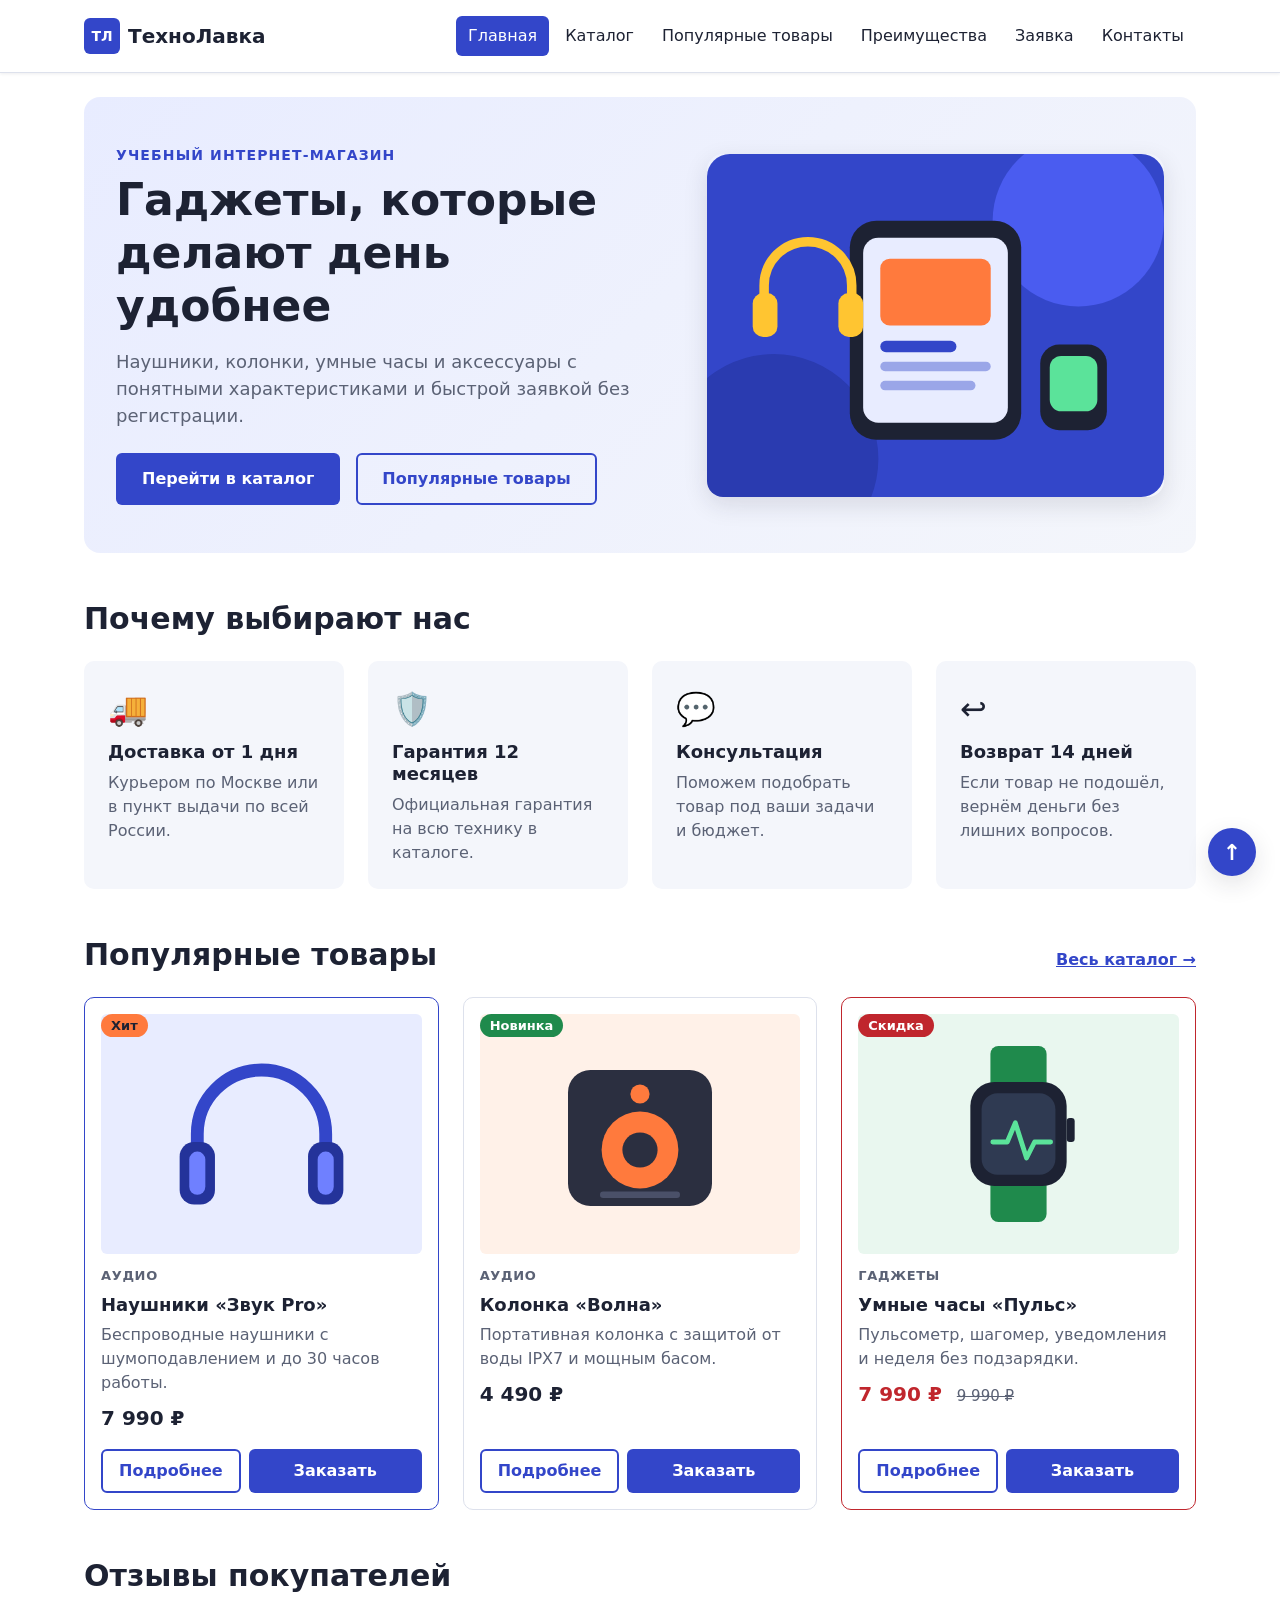
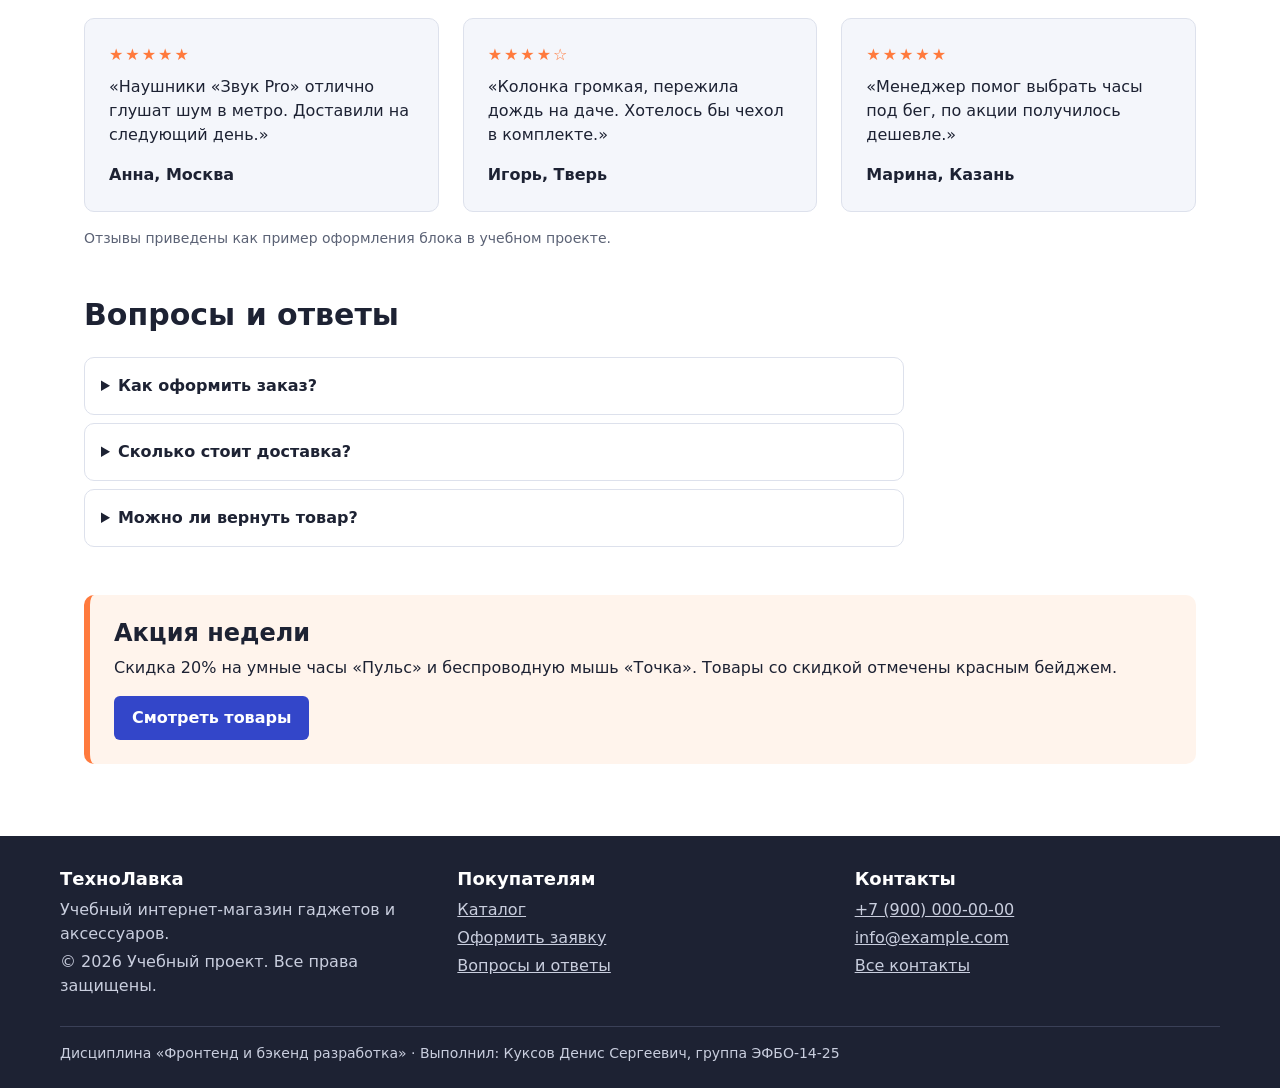
<file: index.html>
<!DOCTYPE html>
<html lang="ru">
<head>
  <meta charset="UTF-8">
  <meta name="viewport" content="width=device-width, initial-scale=1.0">
  <meta name="description" content="Учебный интернет-магазин гаджетов и аксессуаров: преимущества, популярные товары, отзывы и ответы на вопросы.">
  <meta property="og:type" content="website">
  <meta property="og:title" content="ТехноЛавка — учебный интернет-магазин гаджетов">
  <meta property="og:description" content="Учебный интернет-магазин гаджетов и аксессуаров: преимущества, популярные товары, отзывы и ответы на вопросы.">
  <meta property="og:url" content="https://Saintlafree.github.io/kr1-html-css-shop/">
  <meta property="og:image" content="https://Saintlafree.github.io/kr1-html-css-shop/images/preview.jpg">
  <title>ТехноЛавка — учебный интернет-магазин гаджетов</title>
  <link rel="icon" href="images/favicon.svg" type="image/svg+xml">
  <link rel="stylesheet" href="css/style.css">
  <script src="js/main.js" defer></script>
</head>
<body>
  <a class="skip-link" href="#main">Перейти к основному содержимому</a>

  <header class="site-header" id="top">
    <div class="site-header__inner">
      <a class="site-header__logo" href="index.html">
        <span class="site-header__logo-mark" aria-hidden="true">ТЛ</span>
        ТехноЛавка
      </a>

      <nav class="site-nav" aria-label="Основная навигация">
        <ul class="site-nav__list">
          <li class="site-nav__item">
            <a class="site-nav__link site-nav__link--active" href="index.html" aria-current="page">Главная</a>
          </li>
          <li class="site-nav__item">
            <a class="site-nav__link" href="catalog.html">Каталог</a>
          </li>
          <li class="site-nav__item">
            <a class="site-nav__link" href="index.html#popular">Популярные товары</a>
          </li>
          <li class="site-nav__item">
            <a class="site-nav__link" href="index.html#advantages">Преимущества</a>
          </li>
          <li class="site-nav__item">
            <a class="site-nav__link" href="order.html">Заявка</a>
          </li>
          <li class="site-nav__item">
            <a class="site-nav__link" href="contacts.html">Контакты</a>
          </li>
        </ul>
      </nav>
    </div>
  </header>

  <main class="page" id="main">
    <section class="hero">
      <div class="hero__content">
        <p class="hero__eyebrow">Учебный интернет-магазин</p>
        <h1 class="hero__title">Гаджеты, которые делают день удобнее</h1>
        <p class="hero__text">
          Наушники, колонки, умные часы и аксессуары с понятными характеристиками
          и быстрой заявкой без регистрации.
        </p>
        <div class="hero__actions">
          <a class="button button--primary button--large" href="catalog.html">Перейти в каталог</a>
          <a class="button button--secondary button--large" href="#popular">Популярные товары</a>
        </div>
      </div>
      <img class="hero__image" src="images/hero.svg" alt="Иллюстрация: смартфон, наушники и умные часы" width="480" height="360">
    </section>

    <section class="section" id="advantages">
      <h2 class="section__title">Почему выбирают нас</h2>
      <ul class="advantages-list">
        <li class="advantages-list__item">
          <span class="advantages-list__icon" aria-hidden="true">🚚</span>
          <h3 class="advantages-list__title">Доставка от 1 дня</h3>
          <p class="advantages-list__text">Курьером по Москве или в пункт выдачи по всей России.</p>
        </li>
        <li class="advantages-list__item">
          <span class="advantages-list__icon" aria-hidden="true">🛡️</span>
          <h3 class="advantages-list__title">Гарантия 12 месяцев</h3>
          <p class="advantages-list__text">Официальная гарантия на всю технику в каталоге.</p>
        </li>
        <li class="advantages-list__item">
          <span class="advantages-list__icon" aria-hidden="true">💬</span>
          <h3 class="advantages-list__title">Консультация</h3>
          <p class="advantages-list__text">Поможем подобрать товар под ваши задачи и бюджет.</p>
        </li>
        <li class="advantages-list__item">
          <span class="advantages-list__icon" aria-hidden="true">↩️</span>
          <h3 class="advantages-list__title">Возврат 14 дней</h3>
          <p class="advantages-list__text">Если товар не подошёл, вернём деньги без лишних вопросов.</p>
        </li>
      </ul>
    </section>

    <section class="section" id="popular">
      <div class="section__header">
        <h2 class="section__title">Популярные товары</h2>
        <a class="section__link" href="catalog.html">Весь каталог &rarr;</a>
      </div>

      <div class="products-grid">
        <article class="product-card product-card--featured">
          <span class="product-card__badge product-card__badge--hit">Хит</span>
          <img class="product-card__image" src="images/headphones.svg" alt="Наушники «Звук Pro»" width="400" height="300" loading="lazy">
          <p class="product-card__category">Аудио</p>
          <h3 class="product-card__title">Наушники «Звук Pro»</h3>
          <p class="product-card__description">Беспроводные наушники с шумоподавлением и до 30 часов работы.</p>
          <p class="product-card__price">7 990 ₽</p>
          <div class="product-card__actions">
            <a class="button button--secondary" href="product.html">Подробнее</a>
            <button class="button button--primary product-card__button" type="button" data-product="Наушники «Звук Pro»">
              Заказать
            </button>
          </div>
        </article>

        <article class="product-card">
          <span class="product-card__badge product-card__badge--new">Новинка</span>
          <img class="product-card__image" src="images/speaker.svg" alt="Колонка «Волна»" width="400" height="300" loading="lazy">
          <p class="product-card__category">Аудио</p>
          <h3 class="product-card__title">Колонка «Волна»</h3>
          <p class="product-card__description">Портативная колонка с защитой от воды IPX7 и мощным басом.</p>
          <p class="product-card__price">4 490 ₽</p>
          <div class="product-card__actions">
            <a class="button button--secondary" href="product.html">Подробнее</a>
            <button class="button button--primary product-card__button" type="button" data-product="Колонка «Волна»">
              Заказать
            </button>
          </div>
        </article>

        <article class="product-card product-card--discount">
          <span class="product-card__badge product-card__badge--discount">Скидка</span>
          <img class="product-card__image" src="images/watch.svg" alt="Умные часы «Пульс»" width="400" height="300" loading="lazy">
          <p class="product-card__category">Гаджеты</p>
          <h3 class="product-card__title">Умные часы «Пульс»</h3>
          <p class="product-card__description">Пульсометр, шагомер, уведомления и неделя без подзарядки.</p>
          <p class="product-card__price">7 990 ₽ <span class="visually-hidden">Цена без скидки: </span><s class="product-card__old-price">9 990 ₽</s></p>
          <div class="product-card__actions">
            <a class="button button--secondary" href="product.html">Подробнее</a>
            <button class="button button--primary product-card__button" type="button" data-product="Умные часы «Пульс»">
              Заказать
            </button>
          </div>
        </article>
      </div>
    </section>

    <section class="section" id="reviews">
      <h2 class="section__title">Отзывы покупателей</h2>
      <div class="reviews">
        <article class="review">
          <p class="review__rating" aria-label="Оценка 5 из 5">★★★★★</p>
          <p class="review__text">«Наушники «Звук Pro» отлично глушат шум в метро. Доставили на следующий день.»</p>
          <p class="review__author">Анна, Москва</p>
        </article>
        <article class="review">
          <p class="review__rating" aria-label="Оценка 4 из 5">★★★★☆</p>
          <p class="review__text">«Колонка громкая, пережила дождь на даче. Хотелось бы чехол в комплекте.»</p>
          <p class="review__author">Игорь, Тверь</p>
        </article>
        <article class="review">
          <p class="review__rating" aria-label="Оценка 5 из 5">★★★★★</p>
          <p class="review__text">«Менеджер помог выбрать часы под бег, по акции получилось дешевле.»</p>
          <p class="review__author">Марина, Казань</p>
        </article>
      </div>
      <p class="section__note">Отзывы приведены как пример оформления блока в учебном проекте.</p>
    </section>

    <section class="section" id="faq">
      <h2 class="section__title">Вопросы и ответы</h2>
      <div class="faq">
        <details class="faq__item">
          <summary class="faq__question">Как оформить заказ?</summary>
          <p class="faq__answer">Нажмите «Заказать» в карточке товара или заполните форму на странице <a href="order.html">оформления заявки</a>. Менеджер перезвонит и подтвердит заказ.</p>
        </details>
        <details class="faq__item">
          <summary class="faq__question">Сколько стоит доставка?</summary>
          <p class="faq__answer">Самовывоз бесплатный, курьер по Москве — 390 ₽, при заказе от 5000 ₽ доставка бесплатная. Подробнее — в таблице на странице заявки.</p>
        </details>
        <details class="faq__item">
          <summary class="faq__question">Можно ли вернуть товар?</summary>
          <p class="faq__answer">Да, в течение 14 дней, если сохранены упаковка и товарный вид.</p>
        </details>
      </div>
    </section>

    <aside class="aside-info">
      <h2 class="aside-info__title">Акция недели</h2>
      <p class="aside-info__text">
        Скидка 20% на умные часы «Пульс» и беспроводную мышь «Точка».
        Товары со скидкой отмечены красным бейджем.
      </p>
      <a class="button button--primary" href="catalog.html#gadgets">Смотреть товары</a>
    </aside>
  </main>

  <dialog class="order-dialog" id="order-dialog" aria-labelledby="order-dialog-title">
    <div class="order-dialog__header">
      <h2 class="order-dialog__title" id="order-dialog-title">Быстрая заявка</h2>
      <p class="order-dialog__product" id="order-dialog-product" hidden></p>
    </div>

    <form class="order-form" id="order-form" action="#" method="post" novalidate data-validate data-success="success-message">
      <input id="selected-product" name="selected-product" type="hidden">

      <div class="order-form__field">
        <label class="order-form__label" for="order-name">Имя <span class="order-form__required" aria-hidden="true">*</span></label>
        <input
          class="order-form__input"
          id="order-name"
          name="name"
          type="text"
          placeholder="Введите ваше имя"
          minlength="2"
          autocomplete="given-name"
          required
        >
      </div>

      <div class="order-form__field">
        <label class="order-form__label" for="order-email">E-mail <span class="order-form__required" aria-hidden="true">*</span></label>
        <input
          class="order-form__input"
          id="order-email"
          name="email"
          type="email"
          placeholder="example@mail.ru"
          autocomplete="email"
          required
        >
      </div>

      <div class="order-form__field">
        <label class="order-form__label" for="order-phone">Телефон <span class="order-form__required" aria-hidden="true">*</span></label>
        <input
          class="order-form__input"
          id="order-phone"
          name="phone"
          type="tel"
          inputmode="tel"
          placeholder="+7 (900) 000-00-00"
          pattern="^\+7 \(\d{3}\) \d{3}-\d{2}-\d{2}$"
          autocomplete="tel"
          aria-describedby="order-phone-hint"
          required
        >
        <small class="order-form__hint" id="order-phone-hint">Формат: +7 (900) 000-00-00</small>
      </div>

      <div class="order-form__field">
        <label class="order-form__label" for="order-date">Дата связи</label>
        <input
          class="order-form__input"
          id="order-date"
          name="date"
          type="date"
        >
      </div>

      <div class="order-form__field">
        <label class="order-form__label" for="order-topic">Тема заявки <span class="order-form__required" aria-hidden="true">*</span></label>
        <select class="order-form__select" id="order-topic" name="topic" required>
          <option value="">Выберите тему</option>
          <option value="product">Заказ товара</option>
          <option value="consultation">Консультация</option>
          <option value="delivery">Доставка</option>
        </select>
      </div>

      <div class="order-form__field">
        <label class="order-form__label" for="order-comment">Комментарий</label>
        <textarea
          class="order-form__textarea"
          id="order-comment"
          name="comment"
          rows="3"
          maxlength="500"
          placeholder="Укажите дополнительную информацию"
        ></textarea>
      </div>

      <div class="order-form__field">
        <label class="order-form__checkbox-label">
          <input
            class="order-form__checkbox"
            id="order-agreement"
            name="agreement"
            type="checkbox"
            required
          >
          Я согласен на обработку данных
        </label>
      </div>

      <p class="order-form__note">Поля, отмеченные <span aria-hidden="true">*</span> звёздочкой, обязательны.</p>

      <div class="order-form__actions">
        <button class="button button--secondary" type="button" id="close-order-dialog">
          Закрыть
        </button>
        <button class="button button--primary" type="submit">
          Отправить заявку
        </button>
      </div>
    </form>
  </dialog>

  <p class="success-message" id="success-message" role="status" hidden>
    Форма успешно отправлена! Менеджер свяжется с вами в течение рабочего дня.
  </p>

  <footer class="site-footer" id="contacts">
    <div class="site-footer__inner">
      <section class="site-footer__column">
        <h2 class="site-footer__title">ТехноЛавка</h2>
        <p class="site-footer__text">Учебный интернет-магазин гаджетов и аксессуаров.</p>
        <p class="site-footer__text">&copy; 2026 Учебный проект. Все права защищены.</p>
      </section>

      <section class="site-footer__column">
        <h2 class="site-footer__title">Покупателям</h2>
        <ul class="site-footer__list">
          <li><a class="site-footer__link" href="catalog.html">Каталог</a></li>
          <li><a class="site-footer__link" href="order.html">Оформить заявку</a></li>
          <li><a class="site-footer__link" href="index.html#faq">Вопросы и ответы</a></li>
        </ul>
      </section>

      <section class="site-footer__column">
        <h2 class="site-footer__title">Контакты</h2>
        <ul class="site-footer__list">
          <li><a class="site-footer__link" href="tel:+79000000000">+7 (900) 000-00-00</a></li>
          <li><a class="site-footer__link" href="mailto:info@example.com">info@example.com</a></li>
          <li><a class="site-footer__link" href="contacts.html">Все контакты</a></li>
        </ul>
      </section>
    </div>

    <p class="site-footer__author">
      Дисциплина «Фронтенд и бэкенд разработка» · Выполнил: Куксов Денис Сергеевич, группа ЭФБО-14-25
    </p>
  </footer>

  <a class="to-top" href="#top" aria-label="Наверх">&uarr;</a>
</body>
</html>
</file>
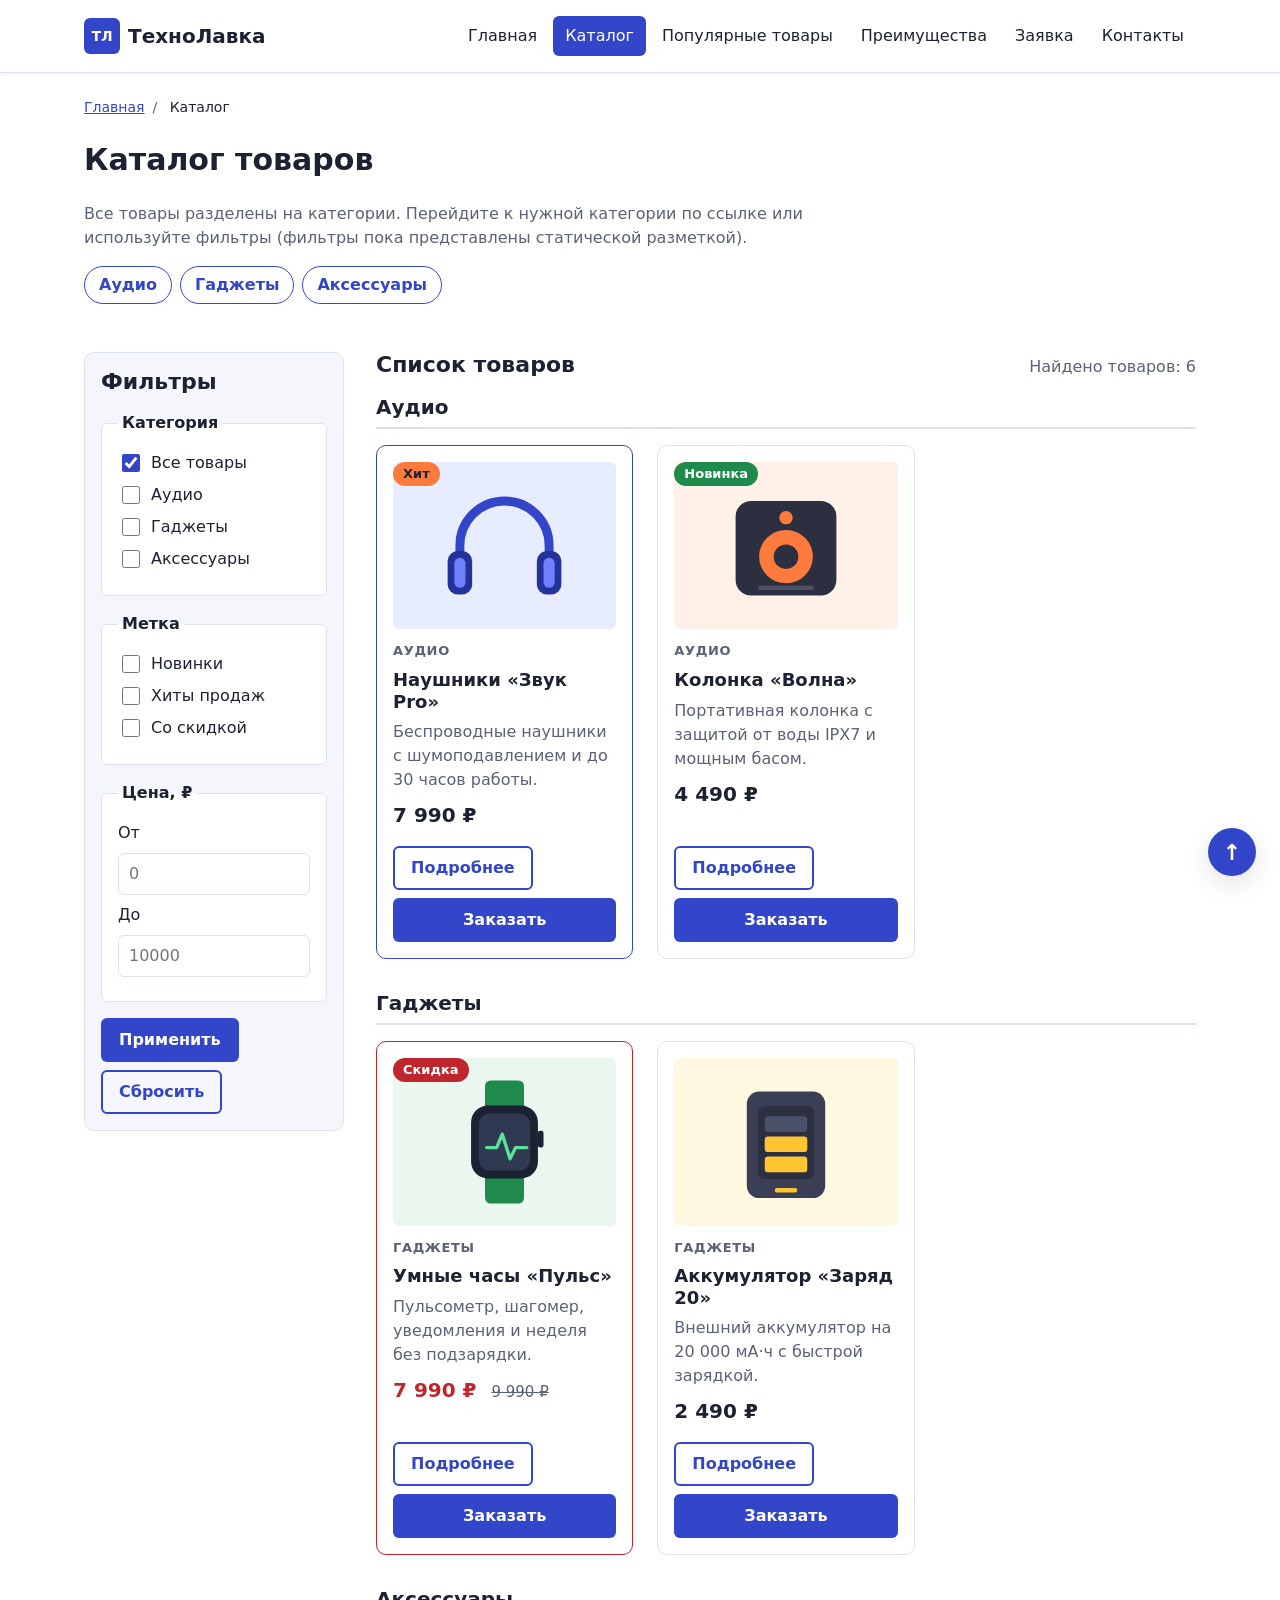
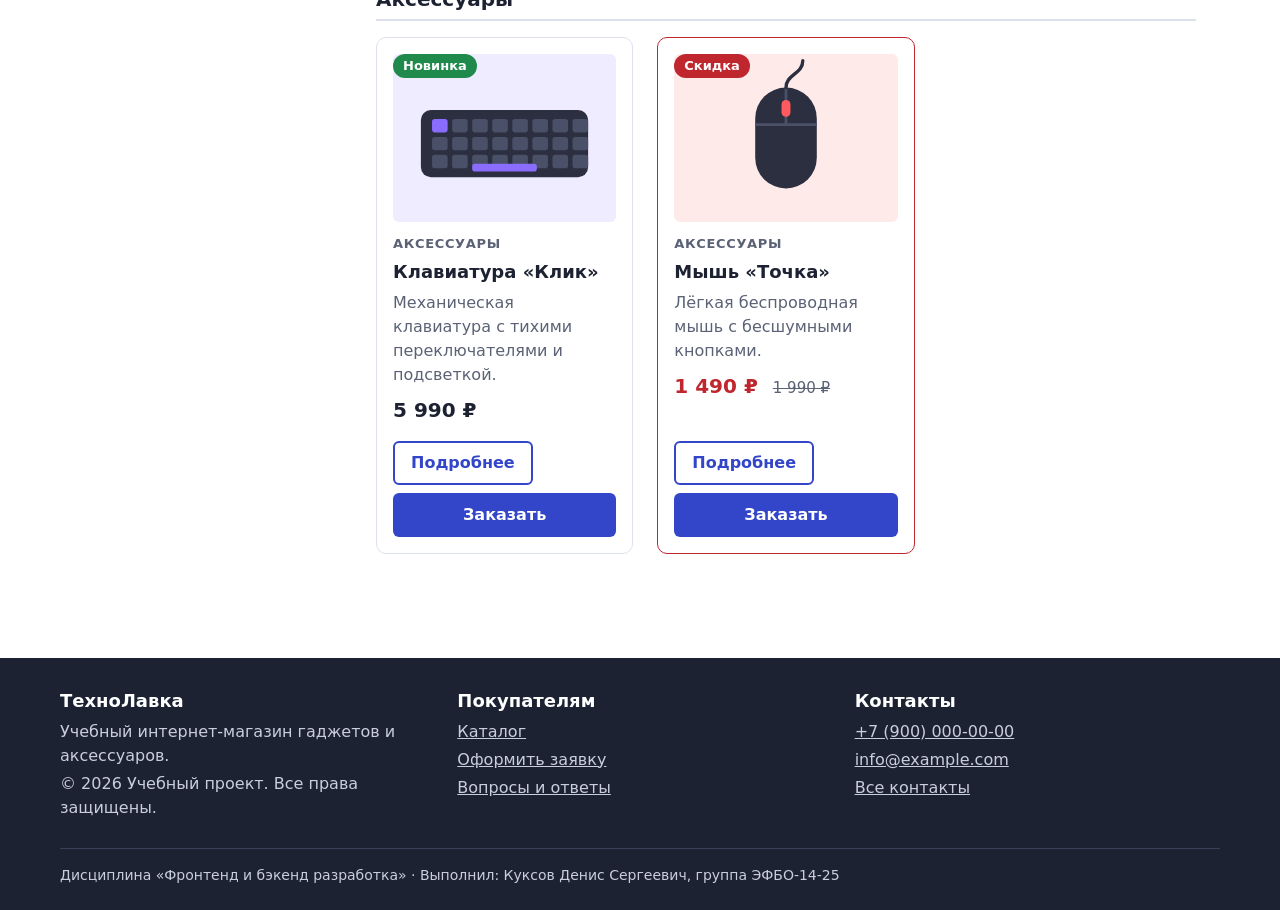
<file: catalog.html>
<!DOCTYPE html>
<html lang="ru">
<head>
  <meta charset="UTF-8">
  <meta name="viewport" content="width=device-width, initial-scale=1.0">
  <meta name="description" content="Каталог учебного интернет-магазина ТехноЛавка: аудио, гаджеты и аксессуары с ценами и бейджами.">
  <meta property="og:type" content="website">
  <meta property="og:title" content="Каталог товаров — ТехноЛавка">
  <meta property="og:description" content="Каталог учебного интернет-магазина ТехноЛавка: аудио, гаджеты и аксессуары с ценами и бейджами.">
  <meta property="og:url" content="https://Saintlafree.github.io/kr1-html-css-shop/catalog.html">
  <meta property="og:image" content="https://Saintlafree.github.io/kr1-html-css-shop/images/preview.jpg">
  <title>Каталог товаров — ТехноЛавка</title>
  <link rel="icon" href="images/favicon.svg" type="image/svg+xml">
  <link rel="stylesheet" href="css/style.css">
</head>
<body>
  <a class="skip-link" href="#main">Перейти к основному содержимому</a>

  <header class="site-header" id="top">
    <div class="site-header__inner">
      <a class="site-header__logo" href="index.html">
        <span class="site-header__logo-mark" aria-hidden="true">ТЛ</span>
        ТехноЛавка
      </a>

      <nav class="site-nav" aria-label="Основная навигация">
        <ul class="site-nav__list">
          <li class="site-nav__item">
            <a class="site-nav__link" href="index.html">Главная</a>
          </li>
          <li class="site-nav__item">
            <a class="site-nav__link site-nav__link--active" href="catalog.html" aria-current="page">Каталог</a>
          </li>
          <li class="site-nav__item">
            <a class="site-nav__link" href="index.html#popular">Популярные товары</a>
          </li>
          <li class="site-nav__item">
            <a class="site-nav__link" href="index.html#advantages">Преимущества</a>
          </li>
          <li class="site-nav__item">
            <a class="site-nav__link" href="order.html">Заявка</a>
          </li>
          <li class="site-nav__item">
            <a class="site-nav__link" href="contacts.html">Контакты</a>
          </li>
        </ul>
      </nav>
    </div>
  </header>

  <main class="page" id="main">
    <nav class="breadcrumbs" aria-label="Хлебные крошки">
      <ol class="breadcrumbs__list">
        <li class="breadcrumbs__item">
          <a class="breadcrumbs__link" href="index.html">Главная</a>
        </li>
        <li class="breadcrumbs__item">
          <span class="breadcrumbs__current" aria-current="page">Каталог</span>
        </li>
      </ol>
    </nav>

    <section class="section">
      <h1 class="section__title">Каталог товаров</h1>
      <p class="section__text">
        Все товары разделены на категории. Перейдите к нужной категории по ссылке
        или используйте фильтры (фильтры пока представлены статической разметкой).
      </p>
      <ul class="category-links" aria-label="Категории">
        <li><a class="category-links__link" href="#audio">Аудио</a></li>
        <li><a class="category-links__link" href="#gadgets">Гаджеты</a></li>
        <li><a class="category-links__link" href="#accessories">Аксессуары</a></li>
      </ul>
    </section>

    <section class="catalog-layout">
      <aside class="catalog-filters" aria-labelledby="filters-title">
        <h2 class="catalog-filters__title" id="filters-title">Фильтры</h2>

        <form class="catalog-filters__form" action="#" method="get">
          <fieldset class="catalog-filters__group">
            <legend class="catalog-filters__legend">Категория</legend>
            <label class="catalog-filters__label">
              <input class="catalog-filters__checkbox" type="checkbox" name="category" value="all" checked>
              Все товары
            </label>
            <label class="catalog-filters__label">
              <input class="catalog-filters__checkbox" type="checkbox" name="category" value="audio">
              Аудио
            </label>
            <label class="catalog-filters__label">
              <input class="catalog-filters__checkbox" type="checkbox" name="category" value="gadgets">
              Гаджеты
            </label>
            <label class="catalog-filters__label">
              <input class="catalog-filters__checkbox" type="checkbox" name="category" value="accessories">
              Аксессуары
            </label>
          </fieldset>

          <fieldset class="catalog-filters__group">
            <legend class="catalog-filters__legend">Метка</legend>
            <label class="catalog-filters__label">
              <input class="catalog-filters__checkbox" type="checkbox" name="badge" value="new">
              Новинки
            </label>
            <label class="catalog-filters__label">
              <input class="catalog-filters__checkbox" type="checkbox" name="badge" value="hit">
              Хиты продаж
            </label>
            <label class="catalog-filters__label">
              <input class="catalog-filters__checkbox" type="checkbox" name="badge" value="discount">
              Со скидкой
            </label>
          </fieldset>

          <fieldset class="catalog-filters__group">
            <legend class="catalog-filters__legend">Цена, ₽</legend>
            <label class="catalog-filters__label" for="price-from">От</label>
            <input class="catalog-filters__input" id="price-from" name="price-from" type="number" min="0" step="100" placeholder="0">

            <label class="catalog-filters__label" for="price-to">До</label>
            <input class="catalog-filters__input" id="price-to" name="price-to" type="number" min="0" step="100" placeholder="10000">
          </fieldset>

          <div class="catalog-filters__actions">
            <button class="button button--primary" type="submit">Применить</button>
            <button class="button button--secondary" type="reset">Сбросить</button>
          </div>
        </form>
      </aside>

      <section class="catalog-products" aria-labelledby="products-title">
        <div class="catalog-products__header">
          <h2 class="catalog-products__title" id="products-title">Список товаров</h2>
          <p class="catalog-products__count">Найдено товаров: 6</p>
        </div>

        <section class="catalog-category" id="audio">
          <h3 class="catalog-category__title">Аудио</h3>
          <div class="products-grid products-grid--catalog">
          <article class="product-card product-card--featured">
            <span class="product-card__badge product-card__badge--hit">Хит</span>
            <img class="product-card__image" src="images/headphones.svg" alt="Наушники «Звук Pro»" width="400" height="300" loading="lazy">
            <p class="product-card__category">Аудио</p>
            <h3 class="product-card__title">Наушники «Звук Pro»</h3>
            <p class="product-card__description">Беспроводные наушники с шумоподавлением и до 30 часов работы.</p>
            <p class="product-card__price">7 990 ₽</p>
            <div class="product-card__actions">
              <a class="button button--secondary" href="product.html">Подробнее</a>
              <a class="button button--primary product-card__button" href="order.html">Заказать</a>
            </div>
          </article>

          <article class="product-card">
            <span class="product-card__badge product-card__badge--new">Новинка</span>
            <img class="product-card__image" src="images/speaker.svg" alt="Колонка «Волна»" width="400" height="300" loading="lazy">
            <p class="product-card__category">Аудио</p>
            <h3 class="product-card__title">Колонка «Волна»</h3>
            <p class="product-card__description">Портативная колонка с защитой от воды IPX7 и мощным басом.</p>
            <p class="product-card__price">4 490 ₽</p>
            <div class="product-card__actions">
              <a class="button button--secondary" href="product.html">Подробнее</a>
              <a class="button button--primary product-card__button" href="order.html">Заказать</a>
            </div>
          </article>
          </div>
        </section>
        <section class="catalog-category" id="gadgets">
          <h3 class="catalog-category__title">Гаджеты</h3>
          <div class="products-grid products-grid--catalog">
          <article class="product-card product-card--discount">
            <span class="product-card__badge product-card__badge--discount">Скидка</span>
            <img class="product-card__image" src="images/watch.svg" alt="Умные часы «Пульс»" width="400" height="300" loading="lazy">
            <p class="product-card__category">Гаджеты</p>
            <h3 class="product-card__title">Умные часы «Пульс»</h3>
            <p class="product-card__description">Пульсометр, шагомер, уведомления и неделя без подзарядки.</p>
            <p class="product-card__price">7 990 ₽ <span class="visually-hidden">Цена без скидки: </span><s class="product-card__old-price">9 990 ₽</s></p>
            <div class="product-card__actions">
              <a class="button button--secondary" href="product.html">Подробнее</a>
              <a class="button button--primary product-card__button" href="order.html">Заказать</a>
            </div>
          </article>

          <article class="product-card">
            <img class="product-card__image" src="images/powerbank.svg" alt="Аккумулятор «Заряд 20»" width="400" height="300" loading="lazy">
            <p class="product-card__category">Гаджеты</p>
            <h3 class="product-card__title">Аккумулятор «Заряд 20»</h3>
            <p class="product-card__description">Внешний аккумулятор на 20 000 мА·ч с быстрой зарядкой.</p>
            <p class="product-card__price">2 490 ₽</p>
            <div class="product-card__actions">
              <a class="button button--secondary" href="product.html">Подробнее</a>
              <a class="button button--primary product-card__button" href="order.html">Заказать</a>
            </div>
          </article>
          </div>
        </section>
        <section class="catalog-category" id="accessories">
          <h3 class="catalog-category__title">Аксессуары</h3>
          <div class="products-grid products-grid--catalog">
          <article class="product-card">
            <span class="product-card__badge product-card__badge--new">Новинка</span>
            <img class="product-card__image" src="images/keyboard.svg" alt="Клавиатура «Клик»" width="400" height="300" loading="lazy">
            <p class="product-card__category">Аксессуары</p>
            <h3 class="product-card__title">Клавиатура «Клик»</h3>
            <p class="product-card__description">Механическая клавиатура с тихими переключателями и подсветкой.</p>
            <p class="product-card__price">5 990 ₽</p>
            <div class="product-card__actions">
              <a class="button button--secondary" href="product.html">Подробнее</a>
              <a class="button button--primary product-card__button" href="order.html">Заказать</a>
            </div>
          </article>

          <article class="product-card product-card--discount">
            <span class="product-card__badge product-card__badge--discount">Скидка</span>
            <img class="product-card__image" src="images/mouse.svg" alt="Мышь «Точка»" width="400" height="300" loading="lazy">
            <p class="product-card__category">Аксессуары</p>
            <h3 class="product-card__title">Мышь «Точка»</h3>
            <p class="product-card__description">Лёгкая беспроводная мышь с бесшумными кнопками.</p>
            <p class="product-card__price">1 490 ₽ <span class="visually-hidden">Цена без скидки: </span><s class="product-card__old-price">1 990 ₽</s></p>
            <div class="product-card__actions">
              <a class="button button--secondary" href="product.html">Подробнее</a>
              <a class="button button--primary product-card__button" href="order.html">Заказать</a>
            </div>
          </article>
          </div>
        </section>
      </section>
    </section>
  </main>

  <footer class="site-footer" id="contacts">
    <div class="site-footer__inner">
      <section class="site-footer__column">
        <h2 class="site-footer__title">ТехноЛавка</h2>
        <p class="site-footer__text">Учебный интернет-магазин гаджетов и аксессуаров.</p>
        <p class="site-footer__text">&copy; 2026 Учебный проект. Все права защищены.</p>
      </section>

      <section class="site-footer__column">
        <h2 class="site-footer__title">Покупателям</h2>
        <ul class="site-footer__list">
          <li><a class="site-footer__link" href="catalog.html">Каталог</a></li>
          <li><a class="site-footer__link" href="order.html">Оформить заявку</a></li>
          <li><a class="site-footer__link" href="index.html#faq">Вопросы и ответы</a></li>
        </ul>
      </section>

      <section class="site-footer__column">
        <h2 class="site-footer__title">Контакты</h2>
        <ul class="site-footer__list">
          <li><a class="site-footer__link" href="tel:+79000000000">+7 (900) 000-00-00</a></li>
          <li><a class="site-footer__link" href="mailto:info@example.com">info@example.com</a></li>
          <li><a class="site-footer__link" href="contacts.html">Все контакты</a></li>
        </ul>
      </section>
    </div>

    <p class="site-footer__author">
      Дисциплина «Фронтенд и бэкенд разработка» · Выполнил: Куксов Денис Сергеевич, группа ЭФБО-14-25
    </p>
  </footer>

  <a class="to-top" href="#top" aria-label="Наверх">&uarr;</a>
</body>
</html>
</file>
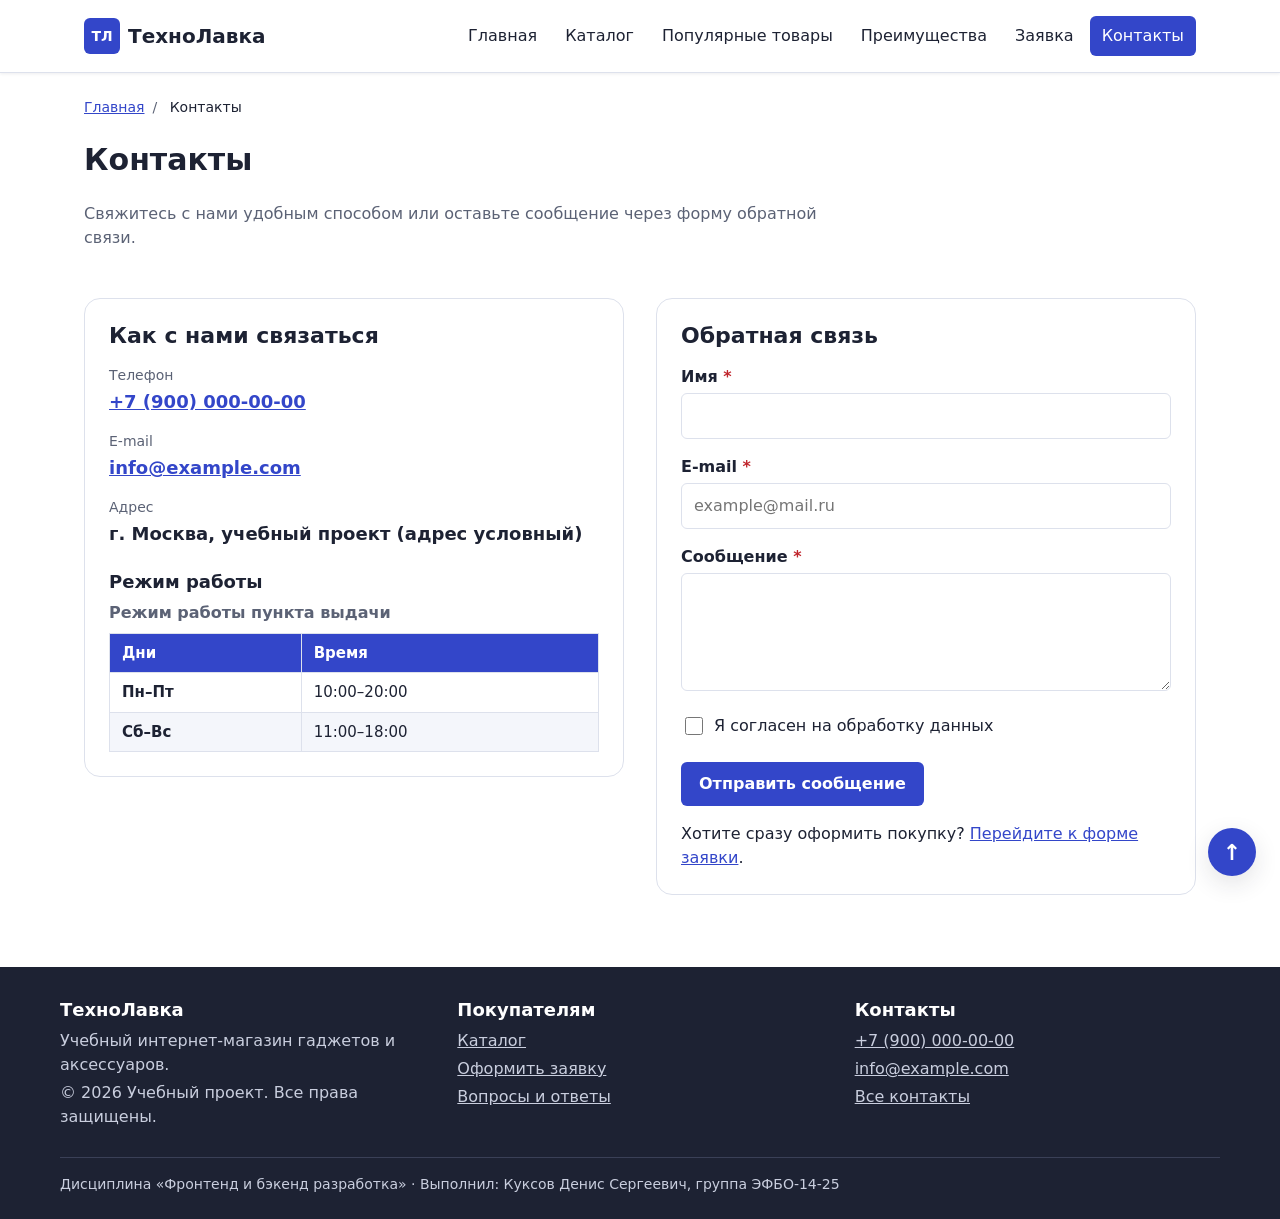
<file: contacts.html>
<!DOCTYPE html>
<html lang="ru">
<head>
  <meta charset="UTF-8">
  <meta name="viewport" content="width=device-width, initial-scale=1.0">
  <meta name="description" content="Контакты учебного интернет-магазина ТехноЛавка: телефон, e-mail, адрес, режим работы и форма обратной связи.">
  <meta property="og:type" content="website">
  <meta property="og:title" content="Контакты — ТехноЛавка">
  <meta property="og:description" content="Контакты учебного интернет-магазина ТехноЛавка: телефон, e-mail, адрес, режим работы и форма обратной связи.">
  <meta property="og:url" content="https://Saintlafree.github.io/kr1-html-css-shop/contacts.html">
  <meta property="og:image" content="https://Saintlafree.github.io/kr1-html-css-shop/images/preview.jpg">
  <title>Контакты — ТехноЛавка</title>
  <link rel="icon" href="images/favicon.svg" type="image/svg+xml">
  <link rel="stylesheet" href="css/style.css">
  <script src="js/main.js" defer></script>
</head>
<body>
  <a class="skip-link" href="#main">Перейти к основному содержимому</a>

  <header class="site-header" id="top">
    <div class="site-header__inner">
      <a class="site-header__logo" href="index.html">
        <span class="site-header__logo-mark" aria-hidden="true">ТЛ</span>
        ТехноЛавка
      </a>

      <nav class="site-nav" aria-label="Основная навигация">
        <ul class="site-nav__list">
          <li class="site-nav__item">
            <a class="site-nav__link" href="index.html">Главная</a>
          </li>
          <li class="site-nav__item">
            <a class="site-nav__link" href="catalog.html">Каталог</a>
          </li>
          <li class="site-nav__item">
            <a class="site-nav__link" href="index.html#popular">Популярные товары</a>
          </li>
          <li class="site-nav__item">
            <a class="site-nav__link" href="index.html#advantages">Преимущества</a>
          </li>
          <li class="site-nav__item">
            <a class="site-nav__link" href="order.html">Заявка</a>
          </li>
          <li class="site-nav__item">
            <a class="site-nav__link site-nav__link--active" href="contacts.html" aria-current="page">Контакты</a>
          </li>
        </ul>
      </nav>
    </div>
  </header>

  <main class="page" id="main">
    <nav class="breadcrumbs" aria-label="Хлебные крошки">
      <ol class="breadcrumbs__list">
        <li class="breadcrumbs__item">
          <a class="breadcrumbs__link" href="index.html">Главная</a>
        </li>
        <li class="breadcrumbs__item">
          <span class="breadcrumbs__current" aria-current="page">Контакты</span>
        </li>
      </ol>
    </nav>

    <section class="section">
      <h1 class="section__title">Контакты</h1>
      <p class="section__text">
        Свяжитесь с нами удобным способом или оставьте сообщение через форму обратной связи.
      </p>
    </section>

    <div class="contacts-layout">
      <section class="contacts-card" aria-labelledby="contacts-info-title">
        <h2 class="contacts-card__title" id="contacts-info-title">Как с нами связаться</h2>
        <ul class="contacts-list">
          <li class="contacts-list__item">
            <span class="contacts-list__label">Телефон</span>
            <a class="contacts-list__value" href="tel:+79000000000">+7 (900) 000-00-00</a>
          </li>
          <li class="contacts-list__item">
            <span class="contacts-list__label">E-mail</span>
            <a class="contacts-list__value" href="mailto:info@example.com">info@example.com</a>
          </li>
          <li class="contacts-list__item">
            <span class="contacts-list__label">Адрес</span>
            <span class="contacts-list__value">г. Москва, учебный проект (адрес условный)</span>
          </li>
        </ul>

        <h3 class="contacts-card__subtitle">Режим работы</h3>
        <div class="table-wrapper">
          <table class="product-table product-table--compact">
            <caption class="product-table__caption">Режим работы пункта выдачи</caption>
            <thead class="product-table__head">
              <tr class="product-table__row">
                <th class="product-table__cell product-table__cell--head" scope="col">Дни</th>
                <th class="product-table__cell product-table__cell--head" scope="col">Время</th>
              </tr>
            </thead>
            <tbody>
              <tr class="product-table__row">
                <th class="product-table__cell product-table__cell--head" scope="row">Пн–Пт</th>
                <td class="product-table__cell">10:00–20:00</td>
              </tr>
              <tr class="product-table__row">
                <th class="product-table__cell product-table__cell--head" scope="row">Сб–Вс</th>
                <td class="product-table__cell">11:00–18:00</td>
              </tr>
            </tbody>
          </table>
        </div>
      </section>

      <section class="contacts-card" id="feedback" aria-labelledby="feedback-title">
        <h2 class="contacts-card__title" id="feedback-title">Обратная связь</h2>

        <form class="order-form" id="feedback-form" action="#" method="post" novalidate data-validate data-success="feedback-success">
          <div class="order-form__field">
            <label class="order-form__label" for="feedback-name">Имя <span class="order-form__required" aria-hidden="true">*</span></label>
            <input class="order-form__input" id="feedback-name" name="name" type="text" minlength="2" autocomplete="name" required>
          </div>

          <div class="order-form__field">
            <label class="order-form__label" for="feedback-email">E-mail <span class="order-form__required" aria-hidden="true">*</span></label>
            <input class="order-form__input" id="feedback-email" name="email" type="email" autocomplete="email" placeholder="example@mail.ru" required>
          </div>

          <div class="order-form__field">
            <label class="order-form__label" for="feedback-message">Сообщение <span class="order-form__required" aria-hidden="true">*</span></label>
            <textarea class="order-form__textarea" id="feedback-message" name="message" rows="4" minlength="10" maxlength="1000" required></textarea>
          </div>

          <div class="order-form__field">
            <label class="order-form__checkbox-label">
              <input class="order-form__checkbox" id="feedback-agreement" name="agreement" type="checkbox" required>
              Я согласен на обработку данных
            </label>
          </div>

          <div class="order-form__actions">
            <button class="button button--primary" type="submit">Отправить сообщение</button>
          </div>
        </form>

        <p class="success-message" id="feedback-success" role="status" hidden>
          Сообщение отправлено! Ответим на e-mail в течение рабочего дня.
        </p>

        <p class="contacts-card__text">Хотите сразу оформить покупку? <a href="order.html">Перейдите к форме заявки</a>.</p>
      </section>
    </div>
  </main>

  <footer class="site-footer" id="contacts">
    <div class="site-footer__inner">
      <section class="site-footer__column">
        <h2 class="site-footer__title">ТехноЛавка</h2>
        <p class="site-footer__text">Учебный интернет-магазин гаджетов и аксессуаров.</p>
        <p class="site-footer__text">&copy; 2026 Учебный проект. Все права защищены.</p>
      </section>

      <section class="site-footer__column">
        <h2 class="site-footer__title">Покупателям</h2>
        <ul class="site-footer__list">
          <li><a class="site-footer__link" href="catalog.html">Каталог</a></li>
          <li><a class="site-footer__link" href="order.html">Оформить заявку</a></li>
          <li><a class="site-footer__link" href="index.html#faq">Вопросы и ответы</a></li>
        </ul>
      </section>

      <section class="site-footer__column">
        <h2 class="site-footer__title">Контакты</h2>
        <ul class="site-footer__list">
          <li><a class="site-footer__link" href="tel:+79000000000">+7 (900) 000-00-00</a></li>
          <li><a class="site-footer__link" href="mailto:info@example.com">info@example.com</a></li>
          <li><a class="site-footer__link" href="contacts.html">Все контакты</a></li>
        </ul>
      </section>
    </div>

    <p class="site-footer__author">
      Дисциплина «Фронтенд и бэкенд разработка» · Выполнил: Куксов Денис Сергеевич, группа ЭФБО-14-25
    </p>
  </footer>

  <a class="to-top" href="#top" aria-label="Наверх">&uarr;</a>
</body>
</html>
</file>
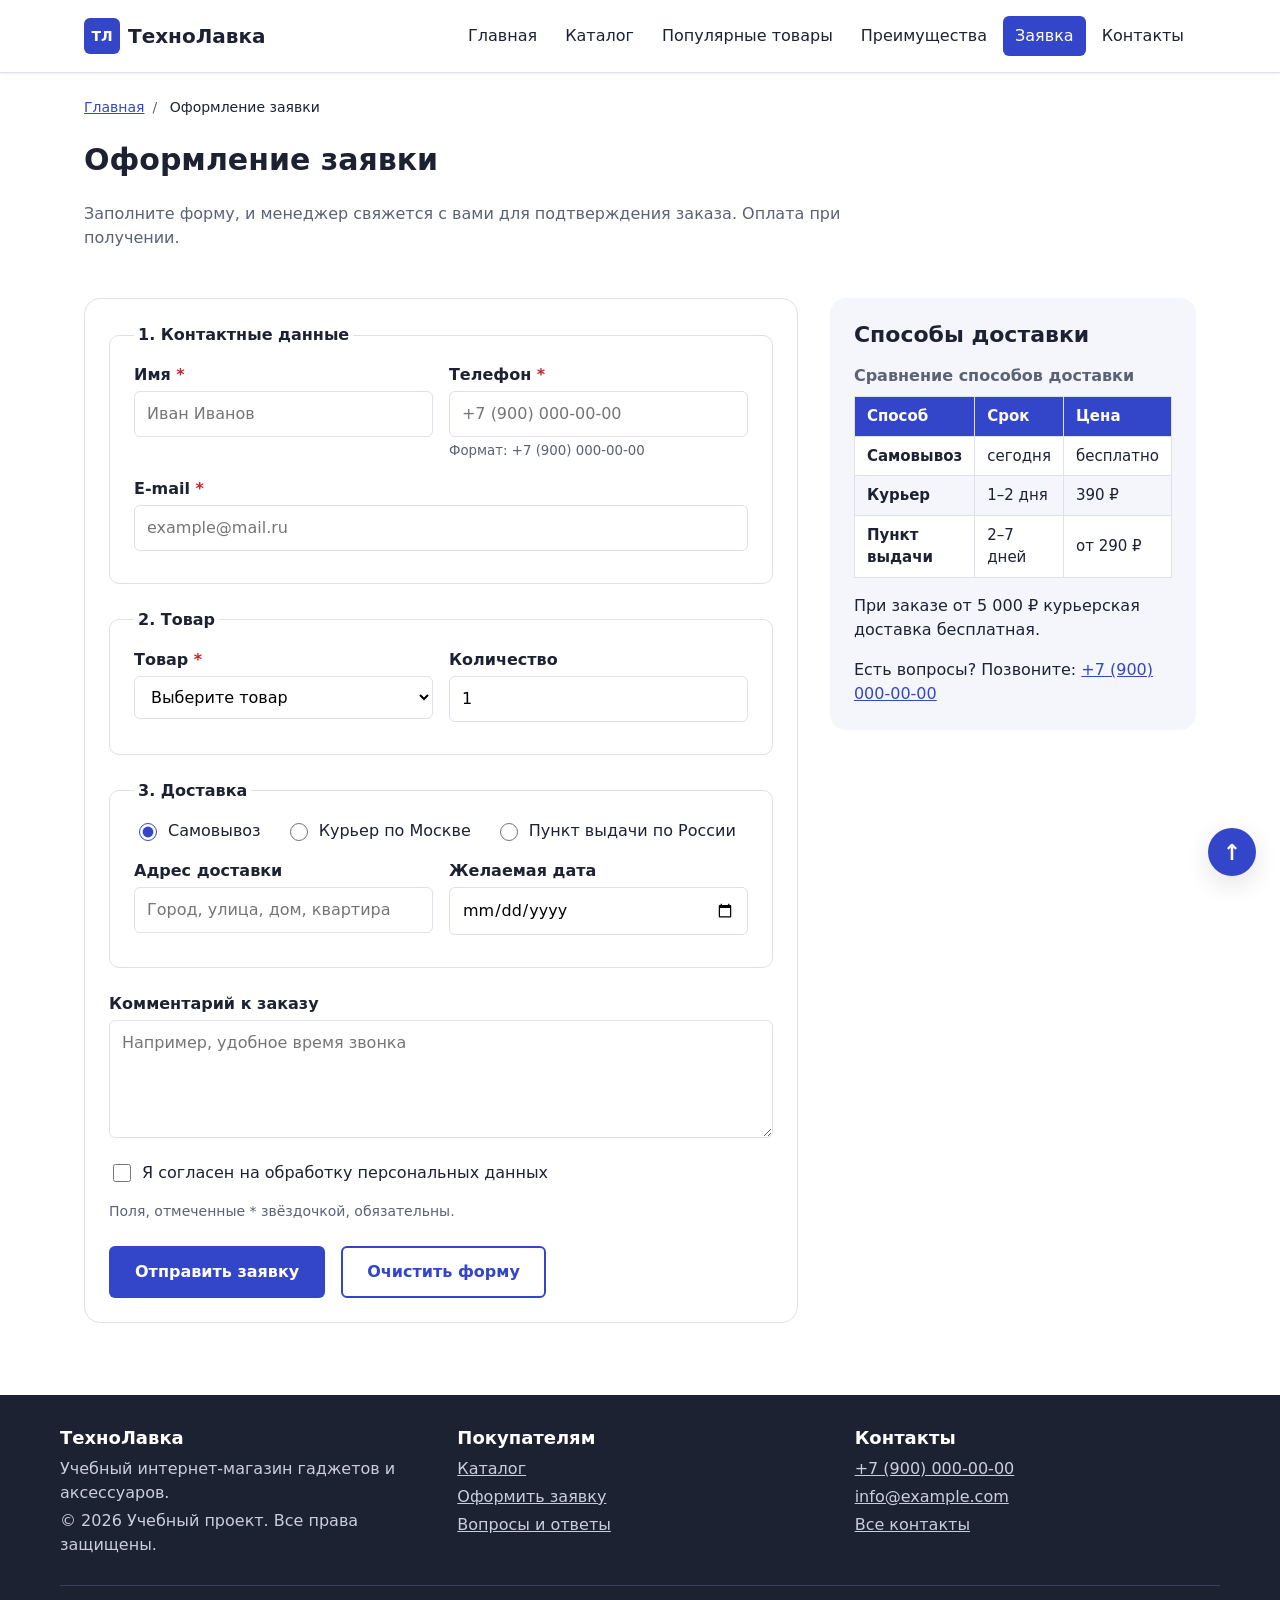
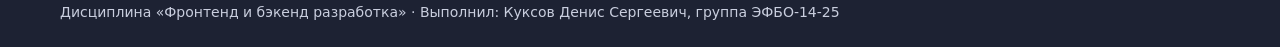
<file: order.html>
<!DOCTYPE html>
<html lang="ru">
<head>
  <meta charset="UTF-8">
  <meta name="viewport" content="width=device-width, initial-scale=1.0">
  <meta name="description" content="Оформление заявки в учебном интернет-магазине ТехноЛавка: контактные данные, товар, способ доставки.">
  <meta property="og:type" content="website">
  <meta property="og:title" content="Оформление заявки — ТехноЛавка">
  <meta property="og:description" content="Оформление заявки в учебном интернет-магазине ТехноЛавка: контактные данные, товар, способ доставки.">
  <meta property="og:url" content="https://Saintlafree.github.io/kr1-html-css-shop/order.html">
  <meta property="og:image" content="https://Saintlafree.github.io/kr1-html-css-shop/images/preview.jpg">
  <title>Оформление заявки — ТехноЛавка</title>
  <link rel="icon" href="images/favicon.svg" type="image/svg+xml">
  <link rel="stylesheet" href="css/style.css">
  <script src="js/main.js" defer></script>
</head>
<body>
  <a class="skip-link" href="#main">Перейти к основному содержимому</a>

  <header class="site-header" id="top">
    <div class="site-header__inner">
      <a class="site-header__logo" href="index.html">
        <span class="site-header__logo-mark" aria-hidden="true">ТЛ</span>
        ТехноЛавка
      </a>

      <nav class="site-nav" aria-label="Основная навигация">
        <ul class="site-nav__list">
          <li class="site-nav__item">
            <a class="site-nav__link" href="index.html">Главная</a>
          </li>
          <li class="site-nav__item">
            <a class="site-nav__link" href="catalog.html">Каталог</a>
          </li>
          <li class="site-nav__item">
            <a class="site-nav__link" href="index.html#popular">Популярные товары</a>
          </li>
          <li class="site-nav__item">
            <a class="site-nav__link" href="index.html#advantages">Преимущества</a>
          </li>
          <li class="site-nav__item">
            <a class="site-nav__link site-nav__link--active" href="order.html" aria-current="page">Заявка</a>
          </li>
          <li class="site-nav__item">
            <a class="site-nav__link" href="contacts.html">Контакты</a>
          </li>
        </ul>
      </nav>
    </div>
  </header>

  <main class="page" id="main">
    <nav class="breadcrumbs" aria-label="Хлебные крошки">
      <ol class="breadcrumbs__list">
        <li class="breadcrumbs__item">
          <a class="breadcrumbs__link" href="index.html">Главная</a>
        </li>
        <li class="breadcrumbs__item">
          <span class="breadcrumbs__current" aria-current="page">Оформление заявки</span>
        </li>
      </ol>
    </nav>

    <section class="section">
      <h1 class="section__title">Оформление заявки</h1>
      <p class="section__text">
        Заполните форму, и менеджер свяжется с вами для подтверждения заказа.
        Оплата при получении.
      </p>
    </section>

    <div class="order-layout">
      <section class="order-page" aria-labelledby="order-page-form-title">
        <h2 class="visually-hidden" id="order-page-form-title">Форма заявки</h2>

        <form class="order-form order-form--page" id="order-page-form" action="#" method="post" novalidate data-validate data-success="order-success">
          <fieldset class="order-form__group">
            <legend class="order-form__legend">1. Контактные данные</legend>

            <div class="order-form__row">
              <div class="order-form__field">
                <label class="order-form__label" for="page-name">Имя <span class="order-form__required" aria-hidden="true">*</span></label>
                <input class="order-form__input" id="page-name" name="name" type="text" minlength="2" autocomplete="name" placeholder="Иван Иванов" required>
              </div>

              <div class="order-form__field">
                <label class="order-form__label" for="page-phone">Телефон <span class="order-form__required" aria-hidden="true">*</span></label>
                <input class="order-form__input" id="page-phone" name="phone" type="tel" inputmode="tel" autocomplete="tel" placeholder="+7 (900) 000-00-00" pattern="^\+7 \(\d{3}\) \d{3}-\d{2}-\d{2}$" aria-describedby="page-phone-hint" required>
                <small class="order-form__hint" id="page-phone-hint">Формат: +7 (900) 000-00-00</small>
              </div>
            </div>

            <div class="order-form__field">
              <label class="order-form__label" for="page-email">E-mail <span class="order-form__required" aria-hidden="true">*</span></label>
              <input class="order-form__input" id="page-email" name="email" type="email" autocomplete="email" placeholder="example@mail.ru" required>
            </div>
          </fieldset>

          <fieldset class="order-form__group">
            <legend class="order-form__legend">2. Товар</legend>

            <div class="order-form__row">
              <div class="order-form__field">
                <label class="order-form__label" for="page-product">Товар <span class="order-form__required" aria-hidden="true">*</span></label>
                <select class="order-form__select" id="page-product" name="product" required>
                  <option value="">Выберите товар</option>
                      <option value="headphones">Наушники «Звук Pro» — 7 990 ₽</option>
                      <option value="speaker">Колонка «Волна» — 4 490 ₽</option>
                      <option value="watch">Умные часы «Пульс» — 7 990 ₽</option>
                      <option value="powerbank">Аккумулятор «Заряд 20» — 2 490 ₽</option>
                      <option value="keyboard">Клавиатура «Клик» — 5 990 ₽</option>
                      <option value="mouse">Мышь «Точка» — 1 490 ₽</option>
                </select>
              </div>

              <div class="order-form__field order-form__field--small">
                <label class="order-form__label" for="page-quantity">Количество</label>
                <input class="order-form__input" id="page-quantity" name="quantity" type="number" min="1" max="10" value="1">
              </div>
            </div>
          </fieldset>

          <fieldset class="order-form__group">
            <legend class="order-form__legend">3. Доставка</legend>

            <div class="order-form__options">
              <label class="order-form__option">
                <input class="order-form__radio" type="radio" name="delivery" value="pickup" required checked>
                Самовывоз
              </label>
              <label class="order-form__option">
                <input class="order-form__radio" type="radio" name="delivery" value="courier">
                Курьер по Москве
              </label>
              <label class="order-form__option">
                <input class="order-form__radio" type="radio" name="delivery" value="post">
                Пункт выдачи по России
              </label>
            </div>

            <div class="order-form__row">
              <div class="order-form__field">
                <label class="order-form__label" for="page-address">Адрес доставки</label>
                <input class="order-form__input" id="page-address" name="address" type="text" autocomplete="street-address" placeholder="Город, улица, дом, квартира">
              </div>

              <div class="order-form__field order-form__field--small">
                <label class="order-form__label" for="page-date">Желаемая дата</label>
                <input class="order-form__input" id="page-date" name="date" type="date">
              </div>
            </div>
          </fieldset>

          <div class="order-form__field">
            <label class="order-form__label" for="page-comment">Комментарий к заказу</label>
            <textarea class="order-form__textarea" id="page-comment" name="comment" rows="4" maxlength="500" placeholder="Например, удобное время звонка"></textarea>
          </div>

          <div class="order-form__field">
            <label class="order-form__checkbox-label">
              <input class="order-form__checkbox" id="page-agreement" name="agreement" type="checkbox" required>
              Я согласен на обработку персональных данных
            </label>
          </div>

          <p class="order-form__note">Поля, отмеченные <span aria-hidden="true">*</span> звёздочкой, обязательны.</p>

          <div class="order-form__actions">
            <button class="button button--primary button--large" type="submit">Отправить заявку</button>
            <button class="button button--secondary button--large" type="reset">Очистить форму</button>
          </div>
        </form>

        <p class="success-message" id="order-success" role="status" hidden>
          Заявка отправлена! Мы свяжемся с вами в ближайшее время.
        </p>
      </section>

      <aside class="order-aside" aria-labelledby="delivery-title">
        <h2 class="order-aside__title" id="delivery-title">Способы доставки</h2>
        <div class="table-wrapper">
          <table class="product-table product-table--compact">
            <caption class="product-table__caption">Сравнение способов доставки</caption>
            <thead class="product-table__head">
              <tr class="product-table__row">
                <th class="product-table__cell product-table__cell--head" scope="col">Способ</th>
                <th class="product-table__cell product-table__cell--head" scope="col">Срок</th>
                <th class="product-table__cell product-table__cell--head" scope="col">Цена</th>
              </tr>
            </thead>
            <tbody>
              <tr class="product-table__row">
                <th class="product-table__cell product-table__cell--head" scope="row">Самовывоз</th>
                <td class="product-table__cell">сегодня</td>
                <td class="product-table__cell">бесплатно</td>
              </tr>
              <tr class="product-table__row">
                <th class="product-table__cell product-table__cell--head" scope="row">Курьер</th>
                <td class="product-table__cell">1–2 дня</td>
                <td class="product-table__cell">390&nbsp;₽</td>
              </tr>
              <tr class="product-table__row">
                <th class="product-table__cell product-table__cell--head" scope="row">Пункт выдачи</th>
                <td class="product-table__cell">2–7 дней</td>
                <td class="product-table__cell">от 290&nbsp;₽</td>
              </tr>
            </tbody>
          </table>
        </div>
        <p class="order-aside__text">При заказе от 5&nbsp;000&nbsp;₽ курьерская доставка бесплатная.</p>
        <p class="order-aside__text">Есть вопросы? Позвоните: <a href="tel:+79000000000">+7 (900) 000-00-00</a></p>
      </aside>
    </div>
  </main>

  <footer class="site-footer" id="contacts">
    <div class="site-footer__inner">
      <section class="site-footer__column">
        <h2 class="site-footer__title">ТехноЛавка</h2>
        <p class="site-footer__text">Учебный интернет-магазин гаджетов и аксессуаров.</p>
        <p class="site-footer__text">&copy; 2026 Учебный проект. Все права защищены.</p>
      </section>

      <section class="site-footer__column">
        <h2 class="site-footer__title">Покупателям</h2>
        <ul class="site-footer__list">
          <li><a class="site-footer__link" href="catalog.html">Каталог</a></li>
          <li><a class="site-footer__link" href="order.html">Оформить заявку</a></li>
          <li><a class="site-footer__link" href="index.html#faq">Вопросы и ответы</a></li>
        </ul>
      </section>

      <section class="site-footer__column">
        <h2 class="site-footer__title">Контакты</h2>
        <ul class="site-footer__list">
          <li><a class="site-footer__link" href="tel:+79000000000">+7 (900) 000-00-00</a></li>
          <li><a class="site-footer__link" href="mailto:info@example.com">info@example.com</a></li>
          <li><a class="site-footer__link" href="contacts.html">Все контакты</a></li>
        </ul>
      </section>
    </div>

    <p class="site-footer__author">
      Дисциплина «Фронтенд и бэкенд разработка» · Выполнил: Куксов Денис Сергеевич, группа ЭФБО-14-25
    </p>
  </footer>

  <a class="to-top" href="#top" aria-label="Наверх">&uarr;</a>
</body>
</html>
</file>
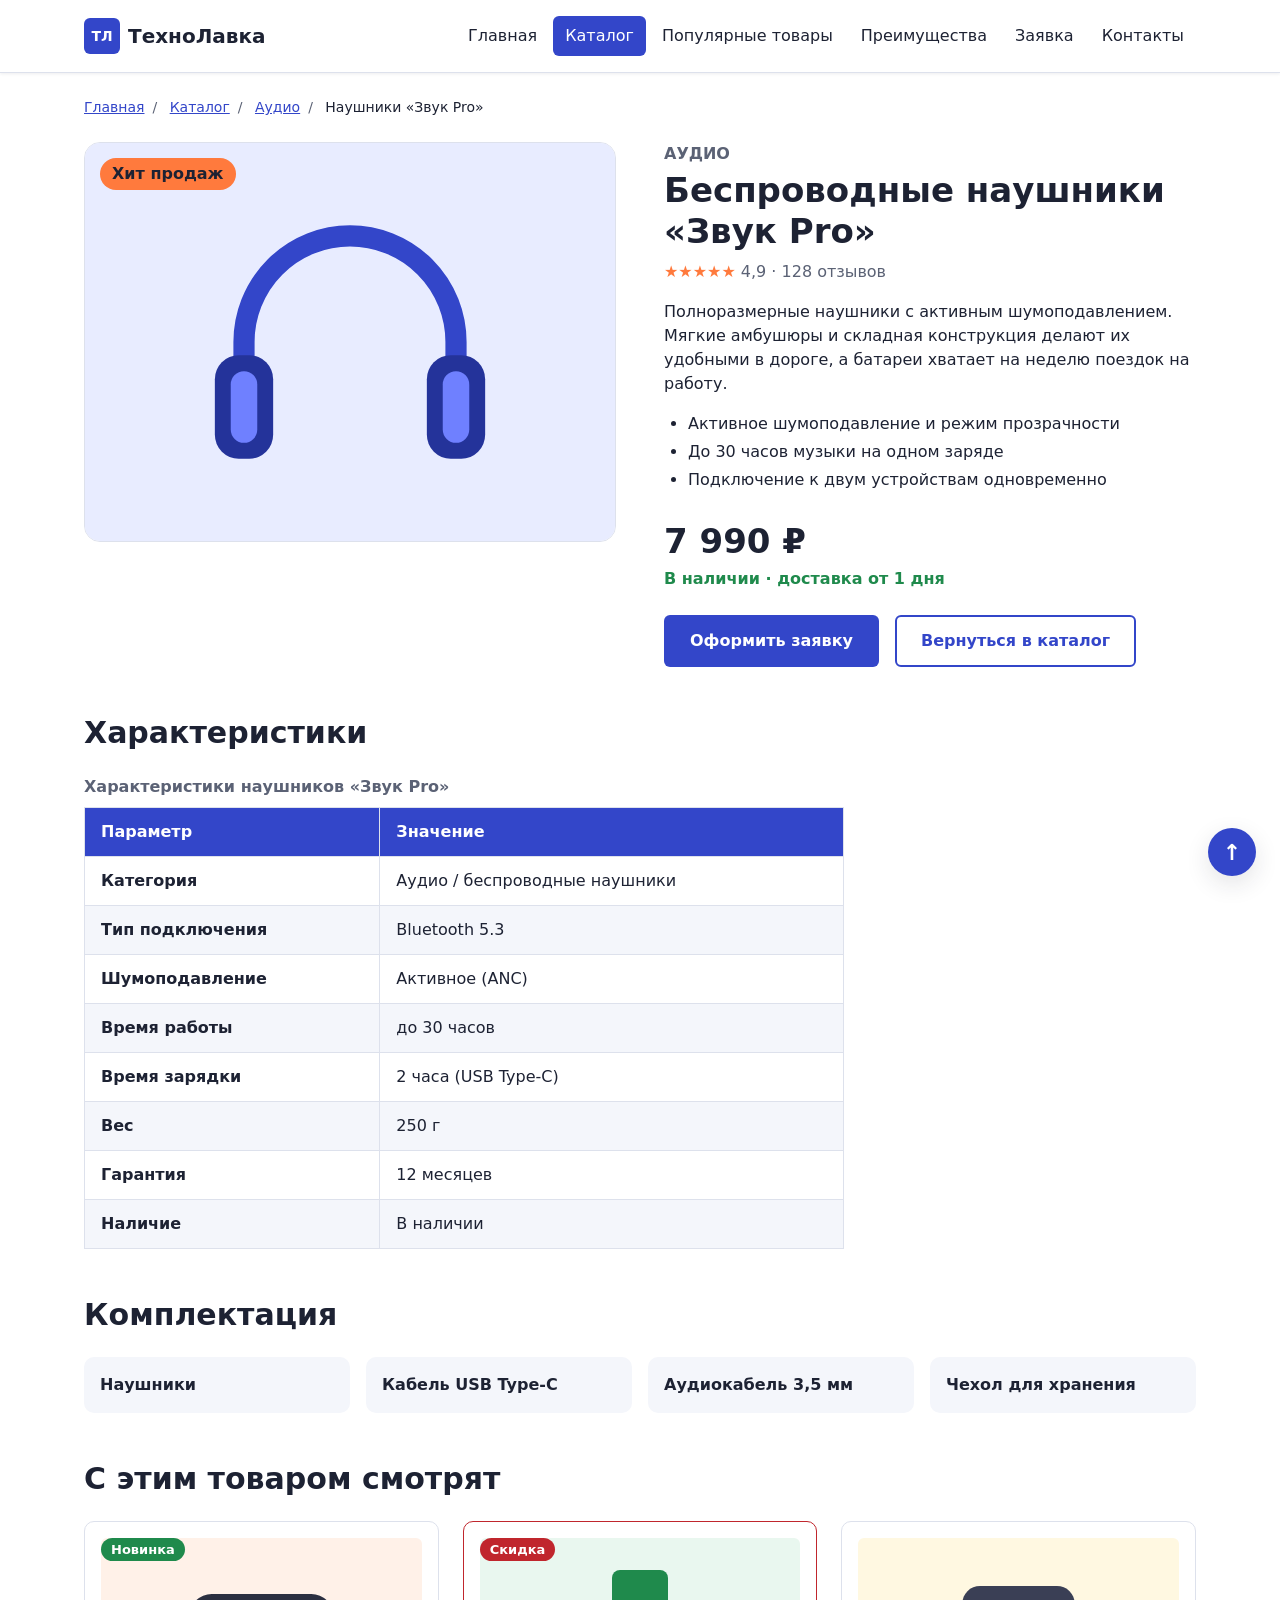
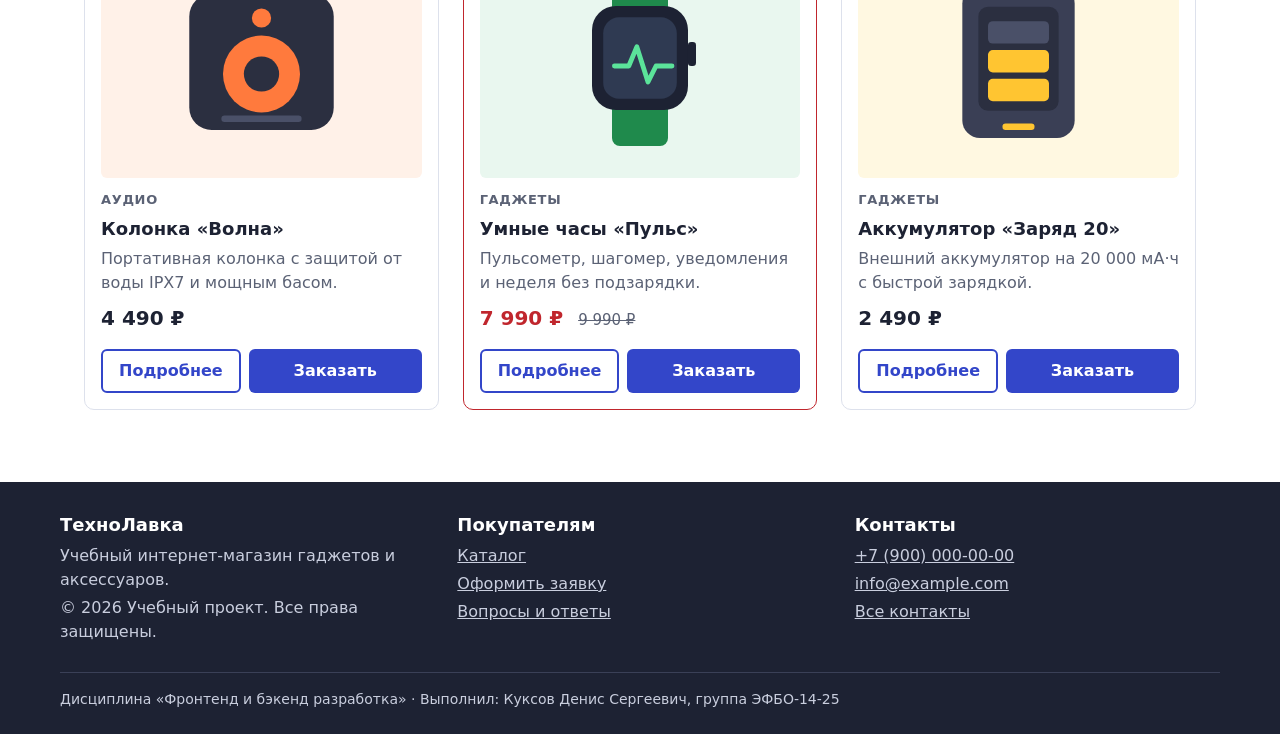
<file: product.html>
<!DOCTYPE html>
<html lang="ru">
<head>
  <meta charset="UTF-8">
  <meta name="viewport" content="width=device-width, initial-scale=1.0">
  <meta name="description" content="Беспроводные наушники «Звук Pro»: описание, характеристики, цена и оформление заявки.">
  <meta property="og:type" content="website">
  <meta property="og:title" content="Наушники «Звук Pro» — ТехноЛавка">
  <meta property="og:description" content="Беспроводные наушники «Звук Pro»: описание, характеристики, цена и оформление заявки.">
  <meta property="og:url" content="https://Saintlafree.github.io/kr1-html-css-shop/product.html">
  <meta property="og:image" content="https://Saintlafree.github.io/kr1-html-css-shop/images/preview.jpg">
  <title>Наушники «Звук Pro» — ТехноЛавка</title>
  <link rel="icon" href="images/favicon.svg" type="image/svg+xml">
  <link rel="stylesheet" href="css/style.css">
</head>
<body>
  <a class="skip-link" href="#main">Перейти к основному содержимому</a>

  <header class="site-header" id="top">
    <div class="site-header__inner">
      <a class="site-header__logo" href="index.html">
        <span class="site-header__logo-mark" aria-hidden="true">ТЛ</span>
        ТехноЛавка
      </a>

      <nav class="site-nav" aria-label="Основная навигация">
        <ul class="site-nav__list">
          <li class="site-nav__item">
            <a class="site-nav__link" href="index.html">Главная</a>
          </li>
          <li class="site-nav__item">
            <a class="site-nav__link site-nav__link--active" href="catalog.html" aria-current="page">Каталог</a>
          </li>
          <li class="site-nav__item">
            <a class="site-nav__link" href="index.html#popular">Популярные товары</a>
          </li>
          <li class="site-nav__item">
            <a class="site-nav__link" href="index.html#advantages">Преимущества</a>
          </li>
          <li class="site-nav__item">
            <a class="site-nav__link" href="order.html">Заявка</a>
          </li>
          <li class="site-nav__item">
            <a class="site-nav__link" href="contacts.html">Контакты</a>
          </li>
        </ul>
      </nav>
    </div>
  </header>

  <main class="page" id="main">
    <nav class="breadcrumbs" aria-label="Хлебные крошки">
      <ol class="breadcrumbs__list">
        <li class="breadcrumbs__item">
          <a class="breadcrumbs__link" href="index.html">Главная</a>
        </li>
        <li class="breadcrumbs__item">
          <a class="breadcrumbs__link" href="catalog.html">Каталог</a>
        </li>
        <li class="breadcrumbs__item">
          <a class="breadcrumbs__link" href="catalog.html#audio">Аудио</a>
        </li>
        <li class="breadcrumbs__item">
          <span class="breadcrumbs__current" aria-current="page">Наушники «Звук Pro»</span>
        </li>
      </ol>
    </nav>

    <article class="product">
      <div class="product__gallery">
        <span class="product__badge">Хит продаж</span>
        <img class="product__image" src="images/headphones.svg" alt="Беспроводные наушники «Звук Pro»" width="400" height="300">
      </div>

      <div class="product__info">
        <p class="product__category">Аудио</p>
        <h1 class="product__title">Беспроводные наушники «Звук Pro»</h1>
        <p class="product__rating">★★★★★ <span class="product__rating-count">4,9 · 128 отзывов</span></p>
        <p class="product__description">
          Полноразмерные наушники с активным шумоподавлением. Мягкие амбушюры
          и складная конструкция делают их удобными в дороге, а батареи хватает
          на неделю поездок на работу.
        </p>
        <ul class="product__features">
          <li class="product__feature">Активное шумоподавление и режим прозрачности</li>
          <li class="product__feature">До 30 часов музыки на одном заряде</li>
          <li class="product__feature">Подключение к двум устройствам одновременно</li>
        </ul>
        <p class="product__price">7&nbsp;990&nbsp;₽</p>
        <p class="product__stock">В наличии · доставка от 1 дня</p>
        <div class="product__actions">
          <a class="button button--primary button--large" href="order.html">Оформить заявку</a>
          <a class="button button--secondary button--large" href="catalog.html">Вернуться в каталог</a>
        </div>
      </div>
    </article>

    <section class="section">
      <h2 class="section__title">Характеристики</h2>
      <div class="table-wrapper">
        <table class="product-table">
          <caption class="product-table__caption">Характеристики наушников «Звук Pro»</caption>
          <thead class="product-table__head">
            <tr class="product-table__row">
              <th class="product-table__cell product-table__cell--head" scope="col">Параметр</th>
              <th class="product-table__cell product-table__cell--head" scope="col">Значение</th>
            </tr>
          </thead>
          <tbody>
            <tr class="product-table__row">
              <th class="product-table__cell product-table__cell--head" scope="row">Категория</th>
              <td class="product-table__cell">Аудио / беспроводные наушники</td>
            </tr>
            <tr class="product-table__row">
              <th class="product-table__cell product-table__cell--head" scope="row">Тип подключения</th>
              <td class="product-table__cell">Bluetooth 5.3</td>
            </tr>
            <tr class="product-table__row">
              <th class="product-table__cell product-table__cell--head" scope="row">Шумоподавление</th>
              <td class="product-table__cell">Активное (ANC)</td>
            </tr>
            <tr class="product-table__row">
              <th class="product-table__cell product-table__cell--head" scope="row">Время работы</th>
              <td class="product-table__cell">до 30 часов</td>
            </tr>
            <tr class="product-table__row">
              <th class="product-table__cell product-table__cell--head" scope="row">Время зарядки</th>
              <td class="product-table__cell">2 часа (USB Type-C)</td>
            </tr>
            <tr class="product-table__row">
              <th class="product-table__cell product-table__cell--head" scope="row">Вес</th>
              <td class="product-table__cell">250 г</td>
            </tr>
            <tr class="product-table__row">
              <th class="product-table__cell product-table__cell--head" scope="row">Гарантия</th>
              <td class="product-table__cell">12 месяцев</td>
            </tr>
            <tr class="product-table__row">
              <th class="product-table__cell product-table__cell--head" scope="row">Наличие</th>
              <td class="product-table__cell">В наличии</td>
            </tr>
          </tbody>
        </table>
      </div>
    </section>

    <section class="section">
      <h2 class="section__title">Комплектация</h2>
      <ul class="advantages-list advantages-list--compact">
        <li class="advantages-list__item">Наушники</li>
        <li class="advantages-list__item">Кабель USB Type-C</li>
        <li class="advantages-list__item">Аудиокабель 3,5 мм</li>
        <li class="advantages-list__item">Чехол для хранения</li>
      </ul>
    </section>

    <section class="section">
      <h2 class="section__title">С этим товаром смотрят</h2>
      <div class="products-grid">
        <article class="product-card">
          <span class="product-card__badge product-card__badge--new">Новинка</span>
          <img class="product-card__image" src="images/speaker.svg" alt="Колонка «Волна»" width="400" height="300" loading="lazy">
          <p class="product-card__category">Аудио</p>
          <h3 class="product-card__title">Колонка «Волна»</h3>
          <p class="product-card__description">Портативная колонка с защитой от воды IPX7 и мощным басом.</p>
          <p class="product-card__price">4 490 ₽</p>
          <div class="product-card__actions">
            <a class="button button--secondary" href="product.html">Подробнее</a>
            <a class="button button--primary product-card__button" href="order.html">Заказать</a>
          </div>
        </article>

        <article class="product-card product-card--discount">
          <span class="product-card__badge product-card__badge--discount">Скидка</span>
          <img class="product-card__image" src="images/watch.svg" alt="Умные часы «Пульс»" width="400" height="300" loading="lazy">
          <p class="product-card__category">Гаджеты</p>
          <h3 class="product-card__title">Умные часы «Пульс»</h3>
          <p class="product-card__description">Пульсометр, шагомер, уведомления и неделя без подзарядки.</p>
          <p class="product-card__price">7 990 ₽ <span class="visually-hidden">Цена без скидки: </span><s class="product-card__old-price">9 990 ₽</s></p>
          <div class="product-card__actions">
            <a class="button button--secondary" href="product.html">Подробнее</a>
            <a class="button button--primary product-card__button" href="order.html">Заказать</a>
          </div>
        </article>

        <article class="product-card">
          <img class="product-card__image" src="images/powerbank.svg" alt="Аккумулятор «Заряд 20»" width="400" height="300" loading="lazy">
          <p class="product-card__category">Гаджеты</p>
          <h3 class="product-card__title">Аккумулятор «Заряд 20»</h3>
          <p class="product-card__description">Внешний аккумулятор на 20 000 мА·ч с быстрой зарядкой.</p>
          <p class="product-card__price">2 490 ₽</p>
          <div class="product-card__actions">
            <a class="button button--secondary" href="product.html">Подробнее</a>
            <a class="button button--primary product-card__button" href="order.html">Заказать</a>
          </div>
        </article>
      </div>
    </section>
  </main>

  <footer class="site-footer" id="contacts">
    <div class="site-footer__inner">
      <section class="site-footer__column">
        <h2 class="site-footer__title">ТехноЛавка</h2>
        <p class="site-footer__text">Учебный интернет-магазин гаджетов и аксессуаров.</p>
        <p class="site-footer__text">&copy; 2026 Учебный проект. Все права защищены.</p>
      </section>

      <section class="site-footer__column">
        <h2 class="site-footer__title">Покупателям</h2>
        <ul class="site-footer__list">
          <li><a class="site-footer__link" href="catalog.html">Каталог</a></li>
          <li><a class="site-footer__link" href="order.html">Оформить заявку</a></li>
          <li><a class="site-footer__link" href="index.html#faq">Вопросы и ответы</a></li>
        </ul>
      </section>

      <section class="site-footer__column">
        <h2 class="site-footer__title">Контакты</h2>
        <ul class="site-footer__list">
          <li><a class="site-footer__link" href="tel:+79000000000">+7 (900) 000-00-00</a></li>
          <li><a class="site-footer__link" href="mailto:info@example.com">info@example.com</a></li>
          <li><a class="site-footer__link" href="contacts.html">Все контакты</a></li>
        </ul>
      </section>
    </div>

    <p class="site-footer__author">
      Дисциплина «Фронтенд и бэкенд разработка» · Выполнил: Куксов Денис Сергеевич, группа ЭФБО-14-25
    </p>
  </footer>

  <a class="to-top" href="#top" aria-label="Наверх">&uarr;</a>
</body>
</html>
</file>
<file: css/style.css>
/* =========================================================
   ТехноЛавка — учебный интернет-магазин (КР №1)
   Автор: Куксов Денис Сергеевич, ЭФБО-14-25

   Структура файла:
   1. Переменные проекта
   2. Базовые стили
   3. Общие элементы интерфейса (кнопки, служебные классы)
   4. Компоненты страницы (шапка, навигация, карточки, каталог…)
   5. Форма и модальное окно
   6. Позиционирование: фиксированная кнопка «Наверх»
   ========================================================= */

/* ===============================
   1. Переменные проекта
   =============================== */

:root {
  /* Основные цвета проекта (собственная палитра) */
  --color-bg: #ffffff;
  --color-text: #1d2233;
  --color-muted: #5b6275;
  --color-primary: #3346c9;
  --color-primary-dark: #24339a;
  --color-accent: #ff7a3d;
  --color-border: #dde1ec;
  --color-surface: #f4f6fb;
  --color-surface-accent: #e8ecff;
  --color-danger: #c0262d;
  --color-danger-bg: #fdecec;
  --color-success: #1f8a4c;
  --color-success-bg: #e9f7ef;
  --color-white: #ffffff;
  --color-dark: #1d2233;

  /* Шрифт */
  --font-main: system-ui, -apple-system, "Segoe UI", Roboto, Arial, sans-serif;

  /* Отступы */
  --space-xs: 4px;
  --space-sm: 8px;
  --space-md: 16px;
  --space-lg: 24px;
  --space-xl: 32px;
  --space-xxl: 48px;

  /* Скругления */
  --radius-sm: 6px;
  --radius-md: 10px;
  --radius-lg: 16px;
  --radius-round: 999px;

  /* Тени */
  --shadow-sm: 0 1px 3px rgba(29, 34, 51, 0.08);
  --shadow-md: 0 8px 24px rgba(29, 34, 51, 0.12);

  /* Размеры и слои */
  --container-width: 1160px;
  --header-height: 72px;
  --z-header: 100;
  --z-to-top: 200;
}

/* ===============================
   2. Базовые стили
   =============================== */

/*
  Плавная прокрутка к якорям.
  scroll-padding-top не даёт липкой шапке перекрыть начало раздела.
*/
html {
  scroll-behavior: smooth;
  scroll-padding-top: calc(var(--header-height) + var(--space-md));
}

/*
  Если пользователь отключил анимации в системе, прокрутка мгновенная.
*/
@media (prefers-reduced-motion: reduce) {
  html {
    scroll-behavior: auto;
  }
}

* {
  box-sizing: border-box;
}

body {
  margin: 0;
  font-family: var(--font-main);
  font-size: 16px;
  line-height: 1.5;
  color: var(--color-text);
  background-color: var(--color-bg);
}

img {
  max-width: 100%;
  height: auto;
  display: block;
}

h1,
h2,
h3 {
  line-height: 1.2;
}

a {
  color: var(--color-primary);
}

a:hover {
  color: var(--color-primary-dark);
}

a:focus-visible,
summary:focus-visible {
  outline: 3px solid var(--color-accent);
  outline-offset: 3px;
}

/*
  :target — подсветка раздела после перехода по якорной ссылке.
  Для шапки и main подсветка не нужна (переходы «Наверх» и skip-link).
*/
:target {
  outline: 2px dashed var(--color-primary);
  outline-offset: 6px;
}

.site-header:target,
.page:target {
  outline: none;
}

/* ===============================
   3. Общие элементы интерфейса
   =============================== */

/* --- Блок button --- */

.button {
  display: inline-flex;
  align-items: center;
  justify-content: center;
  gap: var(--space-sm);
  padding: var(--space-sm) var(--space-md);
  border: 2px solid transparent;
  border-radius: var(--radius-sm);
  font: inherit;
  font-weight: 600;
  text-decoration: none;
  cursor: pointer;
  transition: background-color 0.2s, color 0.2s, border-color 0.2s;
}

.button:active {
  transform: translateY(1px);
}

.button:focus-visible {
  outline: 3px solid var(--color-accent);
  outline-offset: 3px;
}

.button--primary {
  color: var(--color-white);
  background-color: var(--color-primary);
}

.button--primary:hover {
  color: var(--color-white);
  background-color: var(--color-primary-dark);
}

.button--secondary {
  color: var(--color-primary);
  background-color: transparent;
  border-color: var(--color-primary);
}

.button--secondary:hover {
  color: var(--color-white);
  background-color: var(--color-primary);
}

.button--large {
  padding: 12px 24px;
}

.button:disabled,
.button--disabled {
  opacity: 0.6;
  cursor: not-allowed;
}

/* --- Служебные блоки доступности --- */

/*
  Ссылка «Перейти к основному содержимому».
  Скрыта за краем экрана и появляется при фокусе с клавиатуры.
*/
.skip-link {
  position: absolute;
  top: var(--space-sm);
  left: var(--space-sm);
  z-index: calc(var(--z-header) + 1);
  padding: var(--space-sm) var(--space-md);
  color: var(--color-white);
  background-color: var(--color-dark);
  border-radius: var(--radius-sm);
  transform: translateY(-200%);
}

.skip-link:focus {
  color: var(--color-white);
  transform: translateY(0);
}

/*
  Текст только для экранных дикторов.
*/
.visually-hidden {
  position: absolute;
  width: 1px;
  height: 1px;
  margin: -1px;
  padding: 0;
  overflow: hidden;
  clip: rect(0, 0, 0, 0);
  white-space: nowrap;
  border: 0;
}

/* ===============================
   4. Компоненты страницы
   =============================== */

/* --- Блок site-header (position: sticky) --- */

.site-header {
  position: sticky;
  top: 0;
  z-index: var(--z-header);
  background-color: var(--color-bg);
  border-bottom: 1px solid var(--color-border);
  box-shadow: var(--shadow-sm);
}

.site-header__inner {
  max-width: var(--container-width);
  min-height: var(--header-height);
  margin: 0 auto;
  padding: var(--space-sm) var(--space-lg);
  display: flex;
  flex-wrap: wrap;
  justify-content: space-between;
  align-items: center;
  gap: var(--space-md);
}

.site-header__logo {
  display: inline-flex;
  align-items: center;
  gap: var(--space-sm);
  font-size: 20px;
  font-weight: 800;
  color: var(--color-text);
  text-decoration: none;
}

.site-header__logo:hover {
  color: var(--color-primary);
}

.site-header__logo-mark {
  display: inline-grid;
  place-items: center;
  width: 36px;
  height: 36px;
  font-size: 14px;
  color: var(--color-white);
  background-color: var(--color-primary);
  border-radius: var(--radius-sm);
}

/* --- Блок site-nav (Flexbox) --- */

.site-nav__list {
  display: flex;
  flex-wrap: wrap;
  justify-content: center;
  align-items: center;
  gap: var(--space-xs);
  margin: 0;
  padding: 0;
  list-style: none;
}

.site-nav__link {
  display: inline-block;
  padding: var(--space-sm) 12px;
  color: var(--color-text);
  font-weight: 500;
  text-decoration: none;
  border-radius: var(--radius-sm);
}

.site-nav__link:hover {
  color: var(--color-primary);
  background-color: var(--color-surface-accent);
}

.site-nav__link:focus-visible {
  outline: 3px solid var(--color-accent);
  outline-offset: 2px;
}

.site-nav__link--active,
.site-nav__link--active:hover {
  color: var(--color-white);
  background-color: var(--color-primary);
}

/* --- Блок page (основная область) --- */

.page {
  max-width: var(--container-width);
  margin: 0 auto;
  padding: var(--space-lg);
}

/* --- Блок breadcrumbs --- */

.breadcrumbs {
  margin-bottom: var(--space-lg);
  font-size: 14px;
  color: var(--color-muted);
}

.breadcrumbs__list {
  display: flex;
  flex-wrap: wrap;
  gap: var(--space-sm);
  margin: 0;
  padding: 0;
  list-style: none;
}

/* Разделитель ставится перед каждым пунктом, кроме первого */
.breadcrumbs__item + .breadcrumbs__item::before {
  content: "/";
  margin-right: var(--space-sm);
  color: var(--color-muted);
}

.breadcrumbs__link {
  color: var(--color-primary);
}

.breadcrumbs__current {
  color: var(--color-text);
}

/* --- Блок hero (CSS Grid: текст + изображение) --- */

.hero {
  display: grid;
  grid-template-columns: 1.1fr 0.9fr;
  align-items: center;
  gap: var(--space-xl);
  margin-bottom: var(--space-xxl);
  padding: var(--space-xxl) var(--space-xl);
  background: linear-gradient(135deg, var(--color-surface-accent), var(--color-surface));
  border-radius: var(--radius-lg);
}

.hero__eyebrow {
  margin: 0 0 var(--space-sm);
  font-size: 14px;
  font-weight: 700;
  letter-spacing: 0.08em;
  text-transform: uppercase;
  color: var(--color-primary);
}

.hero__title {
  margin: 0 0 var(--space-md);
  font-size: 44px;
}

.hero__text {
  margin: 0 0 var(--space-lg);
  font-size: 18px;
  color: var(--color-muted);
}

.hero__actions {
  display: flex;
  flex-wrap: wrap;
  gap: var(--space-md);
}

.hero__image {
  width: 100%;
  border-radius: var(--radius-lg);
  box-shadow: var(--shadow-md);
}

/* --- Блок section --- */

.section {
  margin-bottom: var(--space-xxl);
}

.section__header {
  display: flex;
  flex-wrap: wrap;
  justify-content: space-between;
  align-items: baseline;
  gap: var(--space-md);
  margin-bottom: var(--space-lg);
}

.section__header .section__title {
  margin-bottom: 0;
}

.section__title {
  margin: 0 0 var(--space-lg);
  font-size: 30px;
}

.section__text {
  max-width: 760px;
  margin: 0 0 var(--space-md);
  color: var(--color-muted);
}

.section__link {
  font-weight: 600;
}

.section__note {
  margin: var(--space-md) 0 0;
  font-size: 14px;
  color: var(--color-muted);
}

/* --- Блок advantages-list (Grid) --- */

.advantages-list {
  display: grid;
  grid-template-columns: repeat(auto-fit, minmax(220px, 1fr));
  gap: var(--space-lg);
  margin: 0;
  padding: 0;
  list-style: none;
}

.advantages-list__item {
  padding: var(--space-lg);
  background-color: var(--color-surface);
  border-radius: var(--radius-md);
}

.advantages-list__icon {
  display: block;
  margin-bottom: var(--space-sm);
  font-size: 32px;
}

.advantages-list__title {
  margin: 0 0 var(--space-sm);
  font-size: 18px;
}

.advantages-list__text {
  margin: 0;
  color: var(--color-muted);
}

/* Модификатор компактного списка (комплектация товара) */
.advantages-list--compact {
  grid-template-columns: repeat(auto-fit, minmax(180px, 1fr));
  gap: var(--space-md);
}

.advantages-list--compact .advantages-list__item {
  padding: var(--space-md);
  font-weight: 600;
}

/* --- Блок products-grid (Grid) --- */

.products-grid {
  display: grid;
  grid-template-columns: repeat(3, 1fr);
  gap: var(--space-lg);
}

/* Модификатор для каталога: колонки подстраиваются под ширину области */
.products-grid--catalog {
  grid-template-columns: repeat(auto-fill, minmax(240px, 1fr));
}

/* --- Блок product-card (Flexbox + position: relative) --- */

.product-card {
  position: relative;
  display: flex;
  flex-direction: column;
  gap: var(--space-sm);
  padding: var(--space-md);
  border: 1px solid var(--color-border);
  border-radius: var(--radius-md);
  background-color: var(--color-bg);
  transition: border-color 0.2s, box-shadow 0.2s, transform 0.2s;
}

.product-card:hover {
  border-color: var(--color-primary);
  box-shadow: var(--shadow-md);
  transform: translateY(-2px);
}

/* Подсветка карточки, когда фокус находится на её кнопке */
.product-card:focus-within {
  border-color: var(--color-primary);
}

.product-card--featured {
  border-color: var(--color-primary);
}

.product-card--discount {
  border-color: var(--color-danger);
}

/* Бейдж позиционируется относительно карточки (position: absolute) */
.product-card__badge {
  position: absolute;
  top: var(--space-md);
  left: var(--space-md);
  z-index: 1;
  padding: 2px 10px;
  font-size: 13px;
  font-weight: 700;
  color: var(--color-white);
  background-color: var(--color-primary);
  border-radius: var(--radius-round);
}

.product-card__badge--new {
  background-color: var(--color-success);
}

.product-card__badge--hit {
  color: var(--color-dark);
  background-color: var(--color-accent);
}

.product-card__badge--discount {
  background-color: var(--color-danger);
}

.product-card__image {
  width: 100%;
  aspect-ratio: 4 / 3;
  object-fit: cover;
  border-radius: var(--radius-sm);
}

.product-card__category {
  margin: var(--space-xs) 0 0;
  font-size: 13px;
  font-weight: 600;
  text-transform: uppercase;
  letter-spacing: 0.05em;
  color: var(--color-muted);
}

.product-card__title {
  margin: 0;
  font-size: 18px;
  color: var(--color-text);
}

.product-card__description {
  margin: 0;
  color: var(--color-muted);
}

.product-card__price {
  margin: 0;
  font-size: 20px;
  font-weight: 800;
}

.product-card--discount .product-card__price {
  color: var(--color-danger);
}

.product-card__old-price {
  margin-left: var(--space-sm);
  font-size: 15px;
  font-weight: 400;
  color: var(--color-muted);
}

.product-card__actions {
  display: flex;
  flex-wrap: wrap;
  gap: var(--space-sm);
  margin-top: auto;
  padding-top: var(--space-sm);
}

.product-card__button {
  flex-grow: 1;
}

/* --- Блок reviews --- */

.reviews {
  display: grid;
  grid-template-columns: repeat(auto-fit, minmax(260px, 1fr));
  gap: var(--space-lg);
}

.review {
  margin: 0;
  padding: var(--space-lg);
  border: 1px solid var(--color-border);
  border-radius: var(--radius-md);
  background-color: var(--color-surface);
}

.review__rating {
  margin: 0 0 var(--space-sm);
  color: var(--color-accent);
  letter-spacing: 2px;
}

.review__text {
  margin: 0 0 var(--space-md);
}

.review__author {
  margin: 0;
  font-weight: 700;
}

/* --- Блок faq (details/summary) --- */

.faq {
  display: grid;
  gap: var(--space-sm);
  max-width: 820px;
}

.faq__item {
  border: 1px solid var(--color-border);
  border-radius: var(--radius-md);
  background-color: var(--color-bg);
}

.faq__item[open] {
  border-color: var(--color-primary);
}

.faq__question {
  padding: var(--space-md);
  font-weight: 700;
  cursor: pointer;
}

.faq__question:hover {
  color: var(--color-primary);
}

.faq__answer {
  margin: 0;
  padding: 0 var(--space-md) var(--space-md);
  color: var(--color-muted);
}

/* --- Блок aside-info --- */

.aside-info {
  margin-bottom: var(--space-xxl);
  padding: var(--space-lg);
  border-left: 6px solid var(--color-accent);
  border-radius: var(--radius-md);
  background-color: #fff4ec;
}

.aside-info__title {
  margin: 0 0 var(--space-sm);
}

.aside-info__text {
  margin: 0 0 var(--space-md);
}

/* --- Блок category-links --- */

.category-links {
  display: flex;
  flex-wrap: wrap;
  gap: var(--space-sm);
  margin: 0;
  padding: 0;
  list-style: none;
}

.category-links__link {
  display: inline-block;
  padding: 6px 14px;
  font-weight: 600;
  text-decoration: none;
  border: 1px solid var(--color-primary);
  border-radius: var(--radius-round);
}

.category-links__link:hover {
  color: var(--color-white);
  background-color: var(--color-primary);
}

/* --- Блок catalog-layout (Grid с именованными областями) --- */

.catalog-layout {
  display: grid;
  grid-template-columns: 260px 1fr;
  grid-template-areas: "filters products";
  align-items: start;
  gap: var(--space-xl);
  margin-bottom: var(--space-xxl);
}

/* --- Блок catalog-filters (position: sticky) --- */

.catalog-filters {
  grid-area: filters;
  position: sticky;
  top: calc(var(--header-height) + var(--space-md));
  padding: var(--space-md);
  border: 1px solid var(--color-border);
  border-radius: var(--radius-md);
  background-color: var(--color-surface);
}

.catalog-filters__title {
  margin: 0 0 var(--space-md);
  font-size: 22px;
}

.catalog-filters__form {
  display: grid;
  gap: var(--space-md);
}

.catalog-filters__group {
  margin: 0;
  padding: var(--space-md);
  border: 1px solid var(--color-border);
  border-radius: var(--radius-sm);
  background-color: var(--color-bg);
}

.catalog-filters__legend {
  padding: 0 var(--space-xs);
  font-weight: 700;
}

.catalog-filters__label {
  display: flex;
  align-items: center;
  gap: var(--space-sm);
  margin-bottom: var(--space-sm);
  cursor: pointer;
}

.catalog-filters__input {
  width: 100%;
  margin-bottom: var(--space-sm);
  padding: 8px 10px;
  border: 1px solid var(--color-border);
  border-radius: var(--radius-sm);
  font: inherit;
}

.catalog-filters__input:hover {
  border-color: var(--color-primary);
}

.catalog-filters__input:focus-visible,
.catalog-filters__checkbox:focus-visible {
  outline: 3px solid var(--color-accent);
  outline-offset: 2px;
}

.catalog-filters__checkbox {
  width: 18px;
  height: 18px;
  accent-color: var(--color-primary);
}

.catalog-filters__actions {
  display: flex;
  flex-wrap: wrap;
  gap: var(--space-sm);
}

/* --- Блок catalog-products --- */

.catalog-products {
  grid-area: products;
}

.catalog-products__header {
  display: flex;
  flex-wrap: wrap;
  justify-content: space-between;
  align-items: baseline;
  gap: var(--space-md);
  margin-bottom: var(--space-md);
}

.catalog-products__title {
  margin: 0;
  font-size: 22px;
}

.catalog-products__count {
  margin: 0;
  color: var(--color-muted);
}

/* --- Блок catalog-category --- */

.catalog-category {
  margin-bottom: var(--space-xl);
}

.catalog-category__title {
  margin: 0 0 var(--space-md);
  padding-bottom: var(--space-sm);
  font-size: 20px;
  border-bottom: 2px solid var(--color-border);
}

/* --- Блок product (страница товара, Grid) --- */

.product {
  display: grid;
  grid-template-columns: 1fr 1fr;
  gap: var(--space-xxl);
  margin-bottom: var(--space-xxl);
}

.product__gallery {
  position: relative;
}

.product__badge {
  position: absolute;
  top: var(--space-md);
  left: var(--space-md);
  padding: 4px 12px;
  font-weight: 700;
  color: var(--color-dark);
  background-color: var(--color-accent);
  border-radius: var(--radius-round);
}

.product__image {
  width: 100%;
  border-radius: var(--radius-lg);
  border: 1px solid var(--color-border);
}

.product__category {
  margin: 0 0 var(--space-xs);
  font-weight: 600;
  text-transform: uppercase;
  color: var(--color-muted);
}

.product__title {
  margin: 0 0 var(--space-sm);
  font-size: 34px;
}

.product__rating {
  margin: 0 0 var(--space-md);
  color: var(--color-accent);
}

.product__rating-count {
  color: var(--color-muted);
}

.product__description {
  margin: 0 0 var(--space-md);
}

.product__features {
  margin: 0 0 var(--space-lg);
  padding-left: var(--space-lg);
}

.product__feature {
  margin-bottom: var(--space-xs);
}

.product__price {
  margin: 0;
  font-size: 34px;
  font-weight: 800;
}

.product__stock {
  margin: 0 0 var(--space-lg);
  font-weight: 600;
  color: var(--color-success);
}

.product__actions {
  display: flex;
  flex-wrap: wrap;
  gap: var(--space-md);
}

/* --- Блок product-table (таблица характеристик) --- */

.table-wrapper {
  overflow-x: auto;
}

.product-table {
  width: 100%;
  max-width: 760px;
  border-collapse: collapse;
  background-color: var(--color-bg);
}

.product-table__caption {
  margin-bottom: var(--space-sm);
  font-weight: 700;
  text-align: left;
  color: var(--color-muted);
}

.product-table__head .product-table__cell {
  color: var(--color-white);
  background-color: var(--color-primary);
}

.product-table__cell {
  padding: 12px var(--space-md);
  text-align: left;
  border: 1px solid var(--color-border);
}

.product-table__cell--head {
  font-weight: 700;
}

.product-table__row:nth-child(even) {
  background-color: var(--color-surface);
}

.product-table__row:hover {
  background-color: var(--color-surface-accent);
}

.product-table--compact .product-table__cell {
  padding: var(--space-sm) 12px;
  font-size: 15px;
}

/* --- Блок order-layout (страница заявки, Grid) --- */

.order-layout {
  display: grid;
  grid-template-columns: 2fr 1fr;
  align-items: start;
  gap: var(--space-xl);
  margin-bottom: var(--space-xxl);
}

.order-page {
  padding: var(--space-lg);
  border: 1px solid var(--color-border);
  border-radius: var(--radius-lg);
}

.order-aside {
  position: sticky;
  top: calc(var(--header-height) + var(--space-md));
  padding: var(--space-lg);
  background-color: var(--color-surface);
  border-radius: var(--radius-lg);
}

.order-aside__title {
  margin: 0 0 var(--space-md);
  font-size: 22px;
}

.order-aside__text {
  margin: var(--space-md) 0 0;
}

/* --- Блок contacts-layout --- */

.contacts-layout {
  display: grid;
  grid-template-columns: repeat(2, 1fr);
  align-items: start;
  gap: var(--space-xl);
  margin-bottom: var(--space-xxl);
}

.contacts-card {
  padding: var(--space-lg);
  border: 1px solid var(--color-border);
  border-radius: var(--radius-lg);
}

.contacts-card__title {
  margin: 0 0 var(--space-md);
  font-size: 22px;
}

.contacts-card__subtitle {
  margin: var(--space-lg) 0 var(--space-sm);
  font-size: 18px;
}

.contacts-card__text {
  margin: var(--space-md) 0 0;
}

.contacts-list {
  display: grid;
  gap: var(--space-md);
  margin: 0;
  padding: 0;
  list-style: none;
}

.contacts-list__item {
  display: grid;
  gap: 2px;
}

.contacts-list__label {
  font-size: 14px;
  color: var(--color-muted);
}

.contacts-list__value {
  font-size: 18px;
  font-weight: 600;
}

/* --- Блок not-found (404) --- */

.not-found {
  padding: var(--space-xxl) 0;
  text-align: center;
}

.not-found__code {
  margin: 0;
  font-size: 96px;
  font-weight: 800;
  color: var(--color-primary);
}

.not-found__title {
  margin: 0 0 var(--space-sm);
}

.not-found__text {
  margin: 0 0 var(--space-lg);
  color: var(--color-muted);
}

.not-found .hero__actions {
  justify-content: center;
}

/* --- Блок site-footer --- */

.site-footer {
  padding: var(--space-xl) var(--space-lg) var(--space-lg);
  color: #c9cede;
  background-color: var(--color-dark);
}

.site-footer__inner {
  display: grid;
  grid-template-columns: repeat(auto-fit, minmax(220px, 1fr));
  gap: var(--space-xl);
  max-width: var(--container-width);
  margin: 0 auto var(--space-lg);
}

.site-footer__title {
  margin: 0 0 var(--space-sm);
  font-size: 18px;
  color: var(--color-white);
}

.site-footer__text {
  margin: 0 0 var(--space-xs);
}

.site-footer__list {
  display: grid;
  gap: var(--space-xs);
  margin: 0;
  padding: 0;
  list-style: none;
}

.site-footer__link {
  color: #c9cede;
}

.site-footer__link:hover {
  color: var(--color-white);
}

.site-footer__author {
  max-width: var(--container-width);
  margin: 0 auto;
  padding-top: var(--space-md);
  font-size: 14px;
  border-top: 1px solid #3a4057;
}

/* ===============================
   5. Форма и модальное окно
   =============================== */

/* --- Блок order-dialog --- */

.order-dialog {
  width: min(100% - 32px, 560px);
  max-height: calc(100vh - 32px);
  padding: var(--space-lg);
  border: none;
  border-radius: var(--radius-lg);
  box-shadow: var(--shadow-md);
}

.order-dialog::backdrop {
  background-color: rgba(29, 34, 51, 0.6);
}

.order-dialog__header {
  margin-bottom: var(--space-md);
}

.order-dialog__title {
  margin: 0;
}

.order-dialog__product {
  margin: var(--space-xs) 0 0;
  font-weight: 600;
  color: var(--color-primary);
}

/* --- Блок order-form --- */

.order-form__group {
  margin: 0 0 var(--space-lg);
  padding: var(--space-md) var(--space-lg);
  border: 1px solid var(--color-border);
  border-radius: var(--radius-md);
}

.order-form__legend {
  padding: 0 var(--space-xs);
  font-weight: 700;
}

/* Два поля в строку на странице заявки */
.order-form__row {
  display: grid;
  grid-template-columns: repeat(auto-fit, minmax(200px, 1fr));
  column-gap: var(--space-md);
}

.order-form__field {
  margin-bottom: var(--space-md);
}

.order-form__label {
  display: block;
  margin-bottom: var(--space-xs);
  font-weight: 600;
}

.order-form__required {
  color: var(--color-danger);
}

.order-form__input,
.order-form__select,
.order-form__textarea {
  width: 100%;
  padding: 10px 12px;
  border: 1px solid var(--color-border);
  border-radius: var(--radius-sm);
  font: inherit;
  background-color: var(--color-bg);
}

.order-form__textarea {
  resize: vertical;
}

.order-form__input:hover,
.order-form__select:hover,
.order-form__textarea:hover {
  border-color: var(--color-primary);
}

.order-form__input:focus-visible,
.order-form__select:focus-visible,
.order-form__textarea:focus-visible,
.order-form__checkbox:focus-visible,
.order-form__radio:focus-visible {
  outline: 3px solid var(--color-accent);
  outline-offset: 2px;
}

/*
  Ошибочное состояние поля (aria-invalid добавляет js/main.js).
  Правило стоит после :hover, поэтому красная рамка не пропадает при наведении.
*/
.order-form__input[aria-invalid="true"],
.order-form__select[aria-invalid="true"],
.order-form__textarea[aria-invalid="true"] {
  border-color: var(--color-danger);
  background-color: var(--color-danger-bg);
}

.order-form__checkbox[aria-invalid="true"] {
  outline: 2px solid var(--color-danger);
  outline-offset: 2px;
}

.order-form__hint {
  display: block;
  margin-top: var(--space-xs);
  color: var(--color-muted);
}

.order-form__checkbox-label,
.order-form__option {
  display: flex;
  align-items: center;
  gap: var(--space-sm);
  cursor: pointer;
}

.order-form__checkbox,
.order-form__radio {
  width: 18px;
  height: 18px;
  flex-shrink: 0;
  accent-color: var(--color-primary);
}

.order-form__options {
  display: flex;
  flex-wrap: wrap;
  gap: var(--space-sm) var(--space-lg);
  margin-bottom: var(--space-md);
}

.order-form__note {
  margin: 0 0 var(--space-md);
  font-size: 14px;
  color: var(--color-muted);
}

.order-form__actions {
  display: flex;
  flex-wrap: wrap;
  gap: var(--space-md);
  margin-top: var(--space-lg);
}

/* --- Блок success-message --- */

.success-message {
  max-width: var(--container-width);
  margin: var(--space-lg) auto;
  padding: var(--space-md);
  font-weight: 600;
  color: var(--color-success);
  border-left: 4px solid var(--color-success);
  border-radius: var(--radius-sm);
  background-color: var(--color-success-bg);
}

/* ===============================
   6. Позиционирование: кнопка «Наверх» (position: fixed)
   =============================== */

.to-top {
  position: fixed;
  right: var(--space-lg);
  bottom: var(--space-lg);
  z-index: var(--z-to-top);
  display: grid;
  place-items: center;
  width: 48px;
  height: 48px;
  font-size: 22px;
  font-weight: 700;
  color: var(--color-white);
  text-decoration: none;
  background-color: var(--color-primary);
  border-radius: 50%;
  box-shadow: var(--shadow-md);
}

.to-top:hover {
  color: var(--color-white);
  background-color: var(--color-primary-dark);
}

.to-top:focus-visible {
  outline: 3px solid var(--color-accent);
  outline-offset: 3px;
}
</file>
